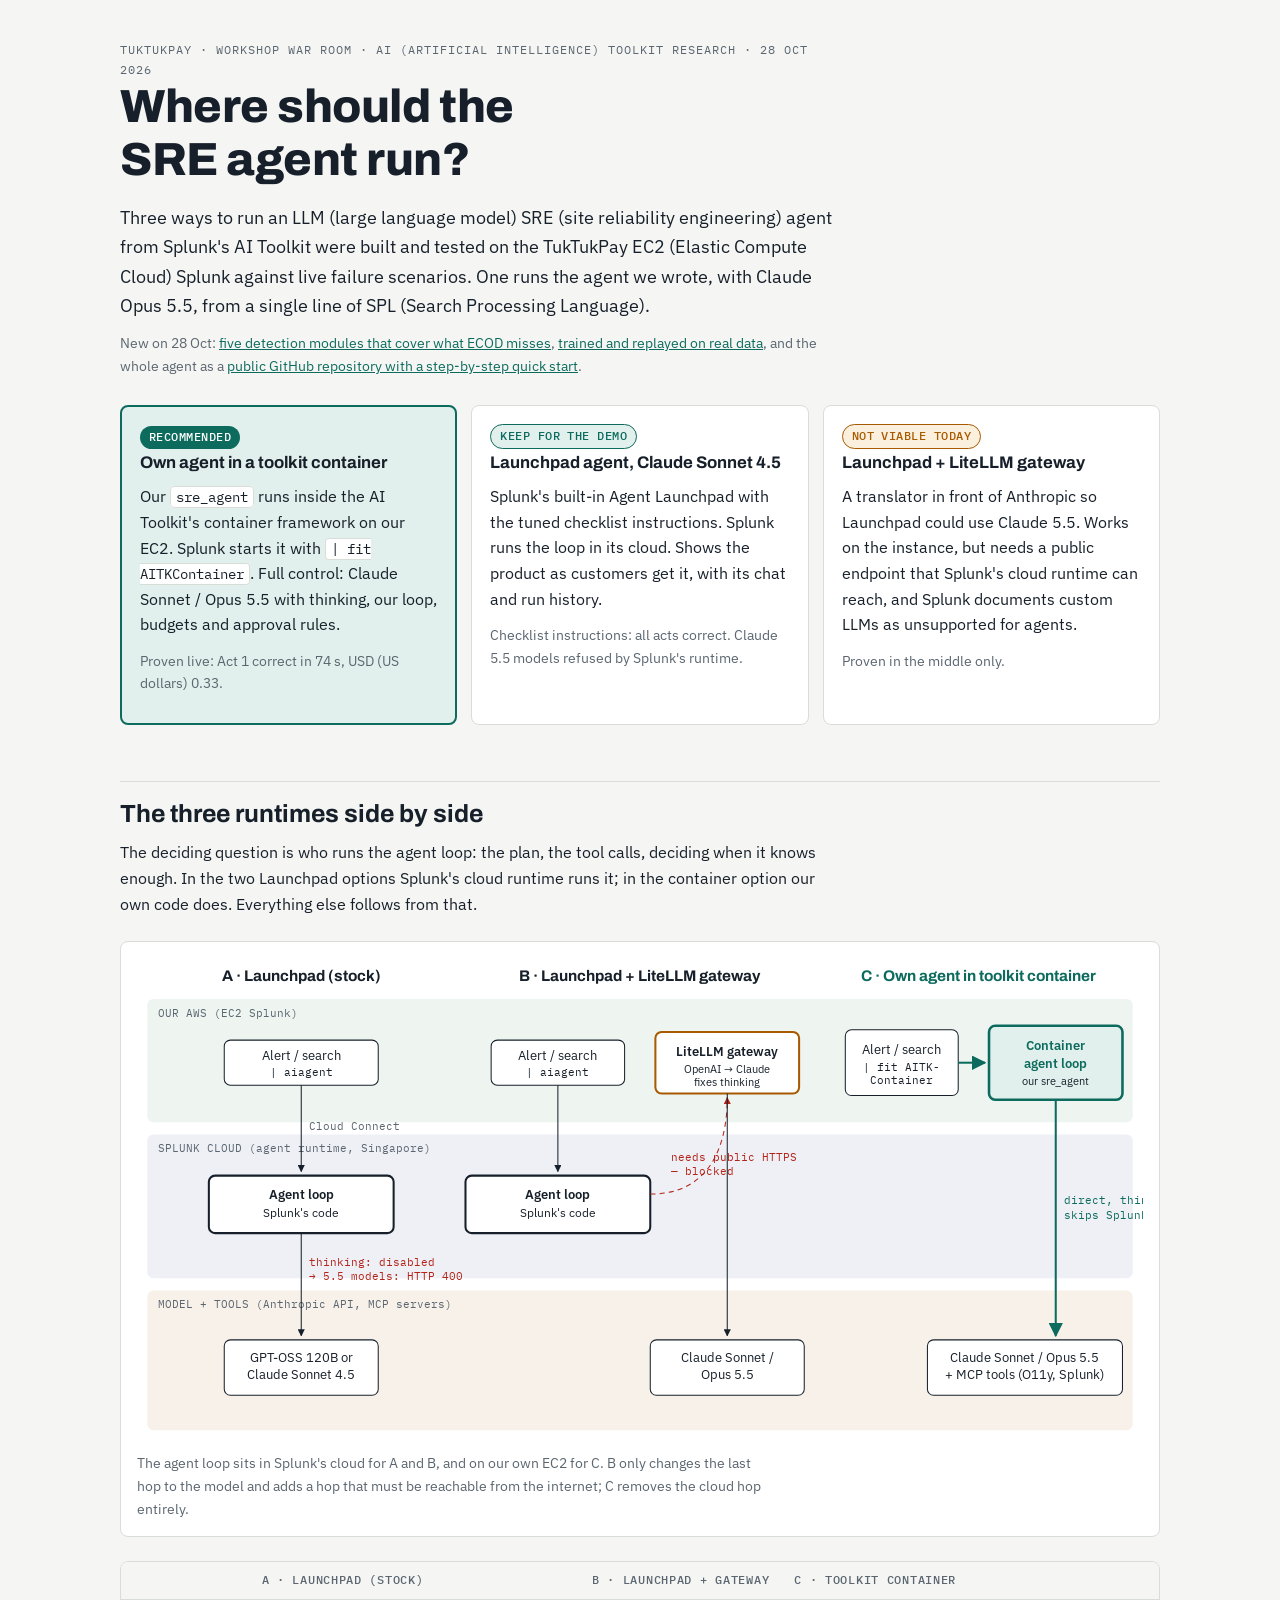
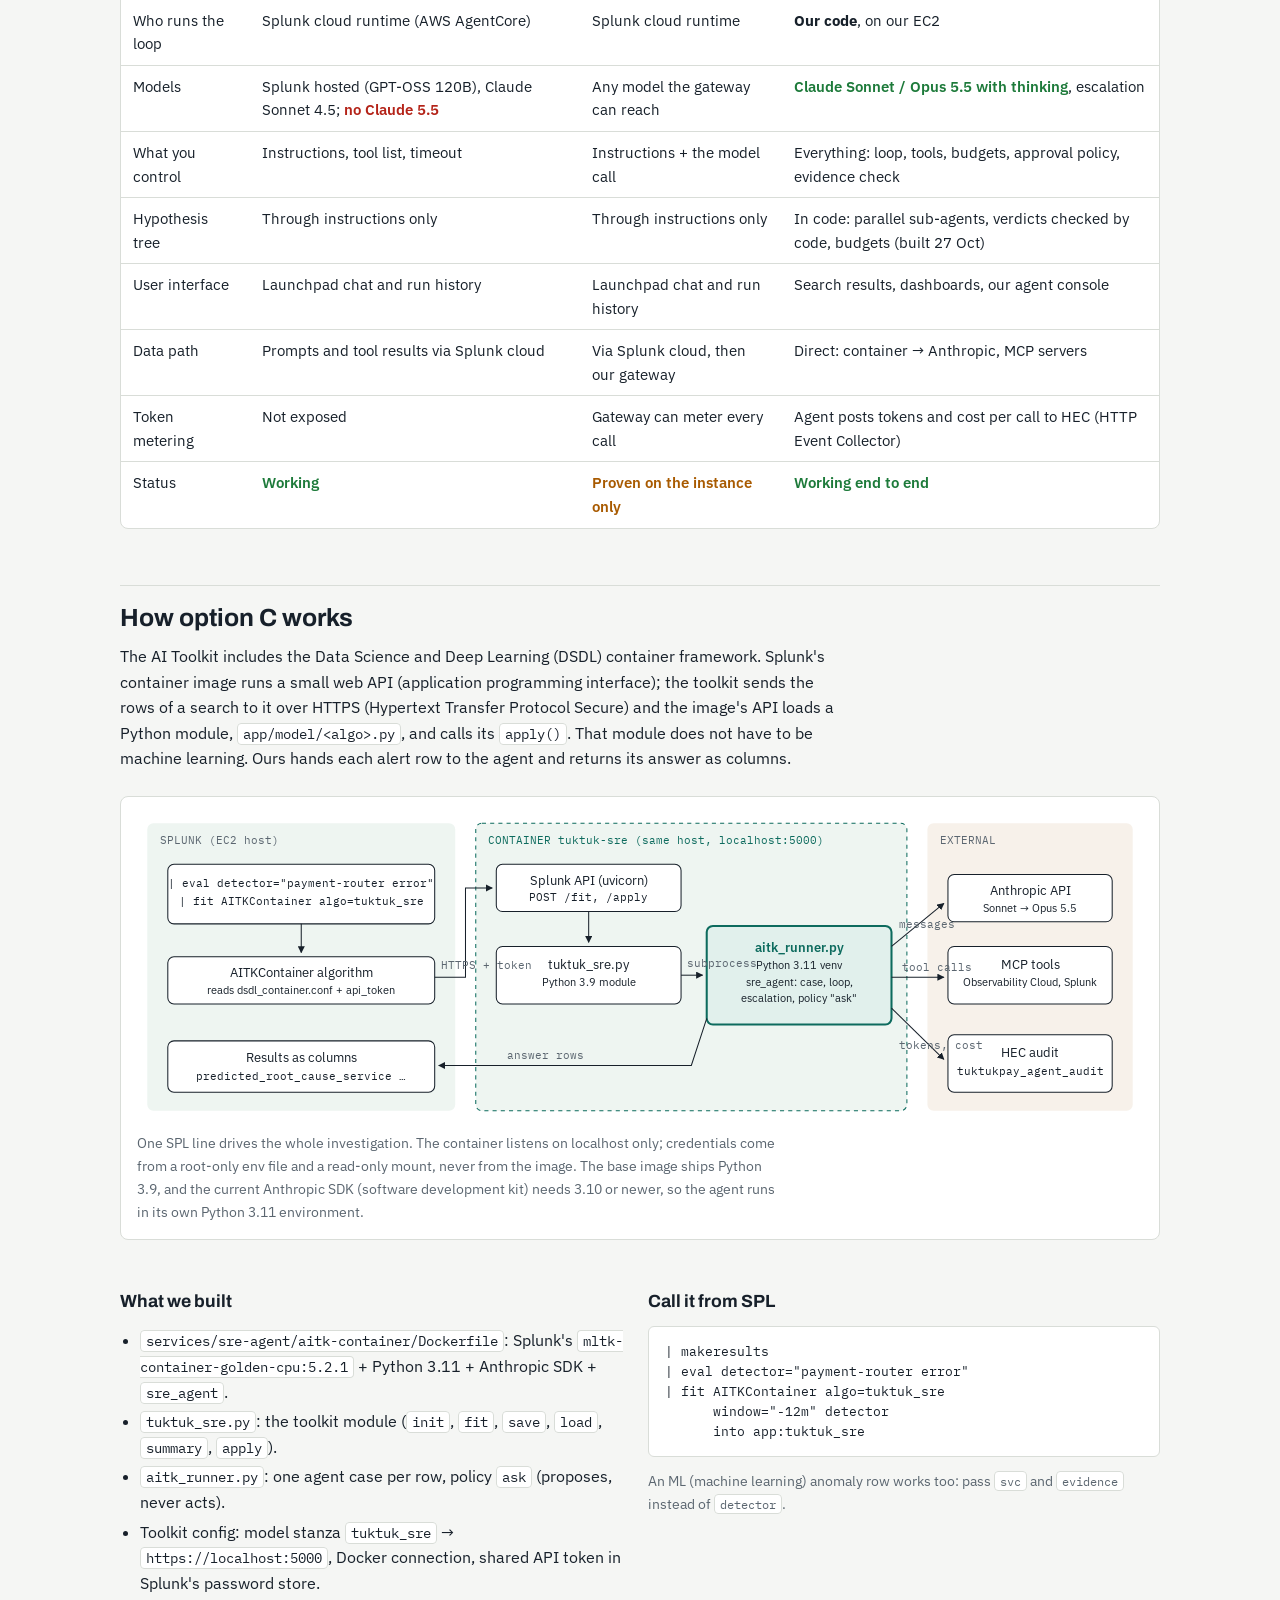
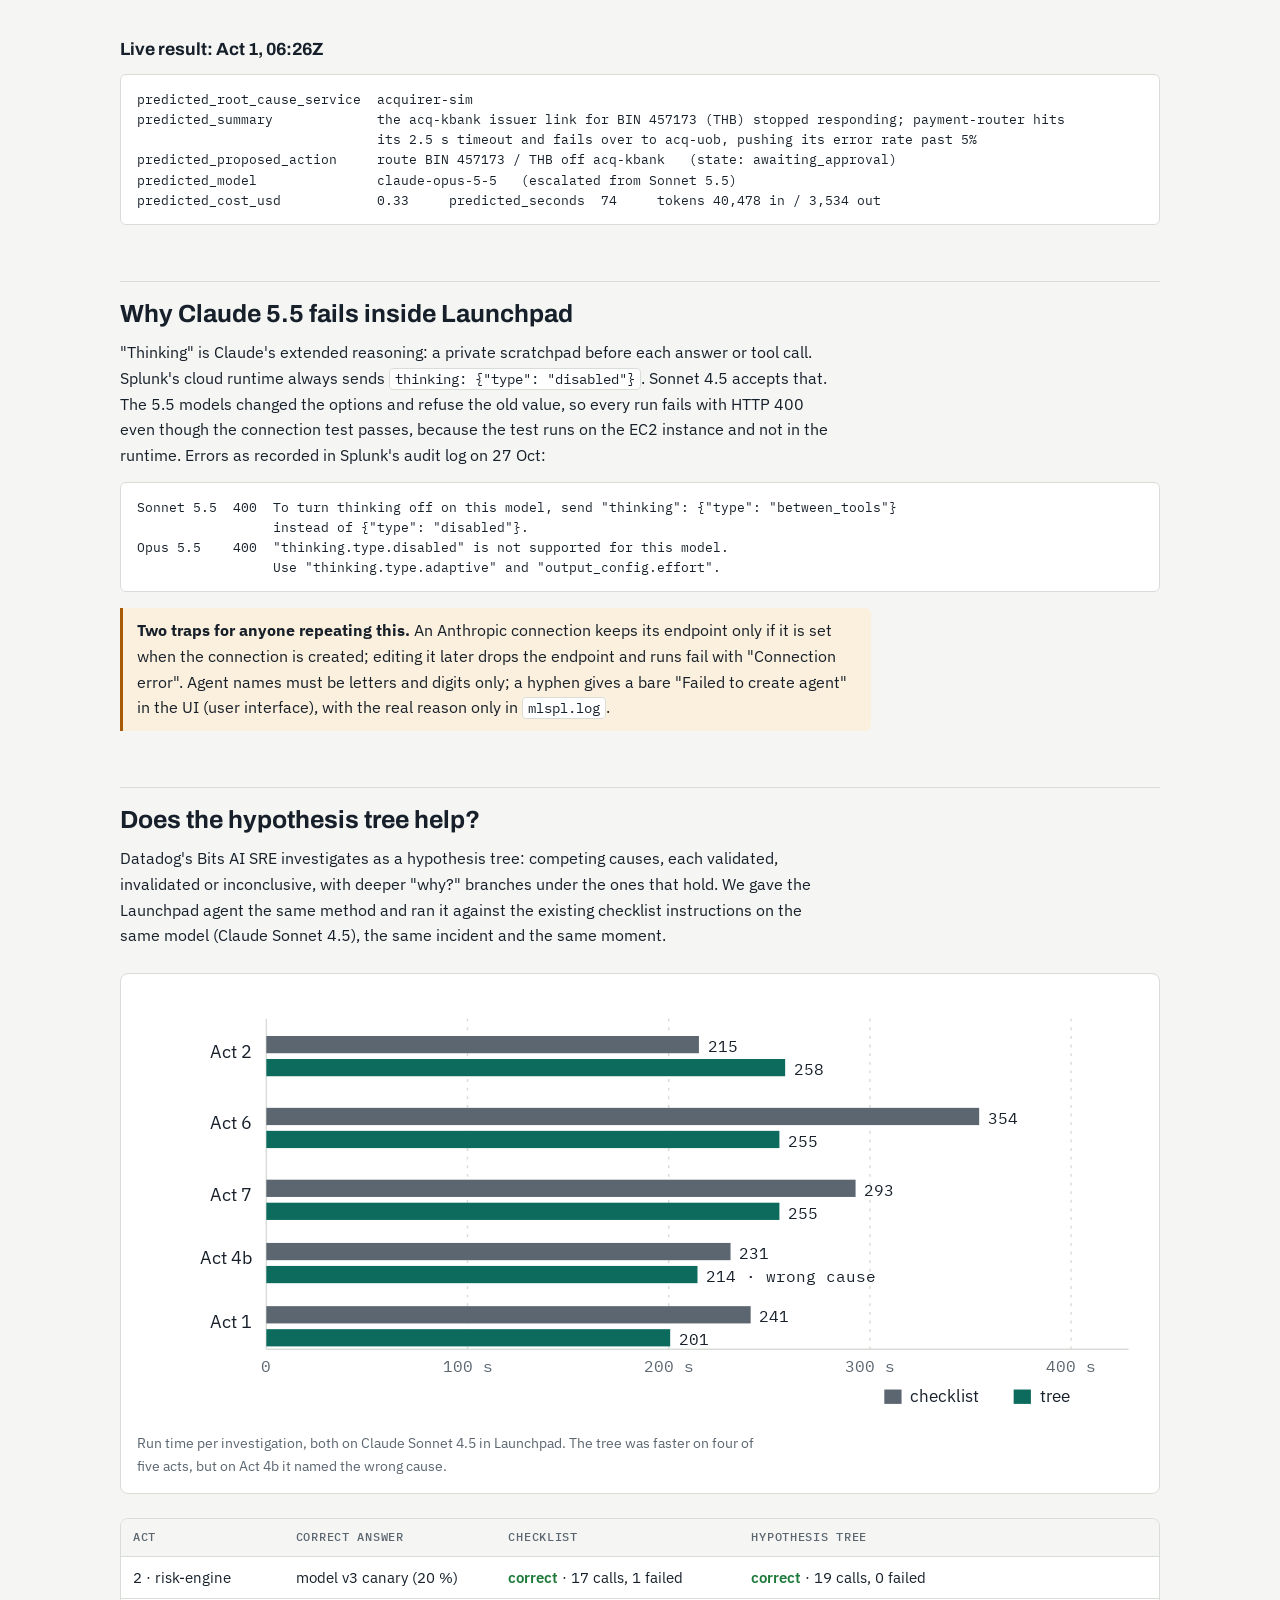
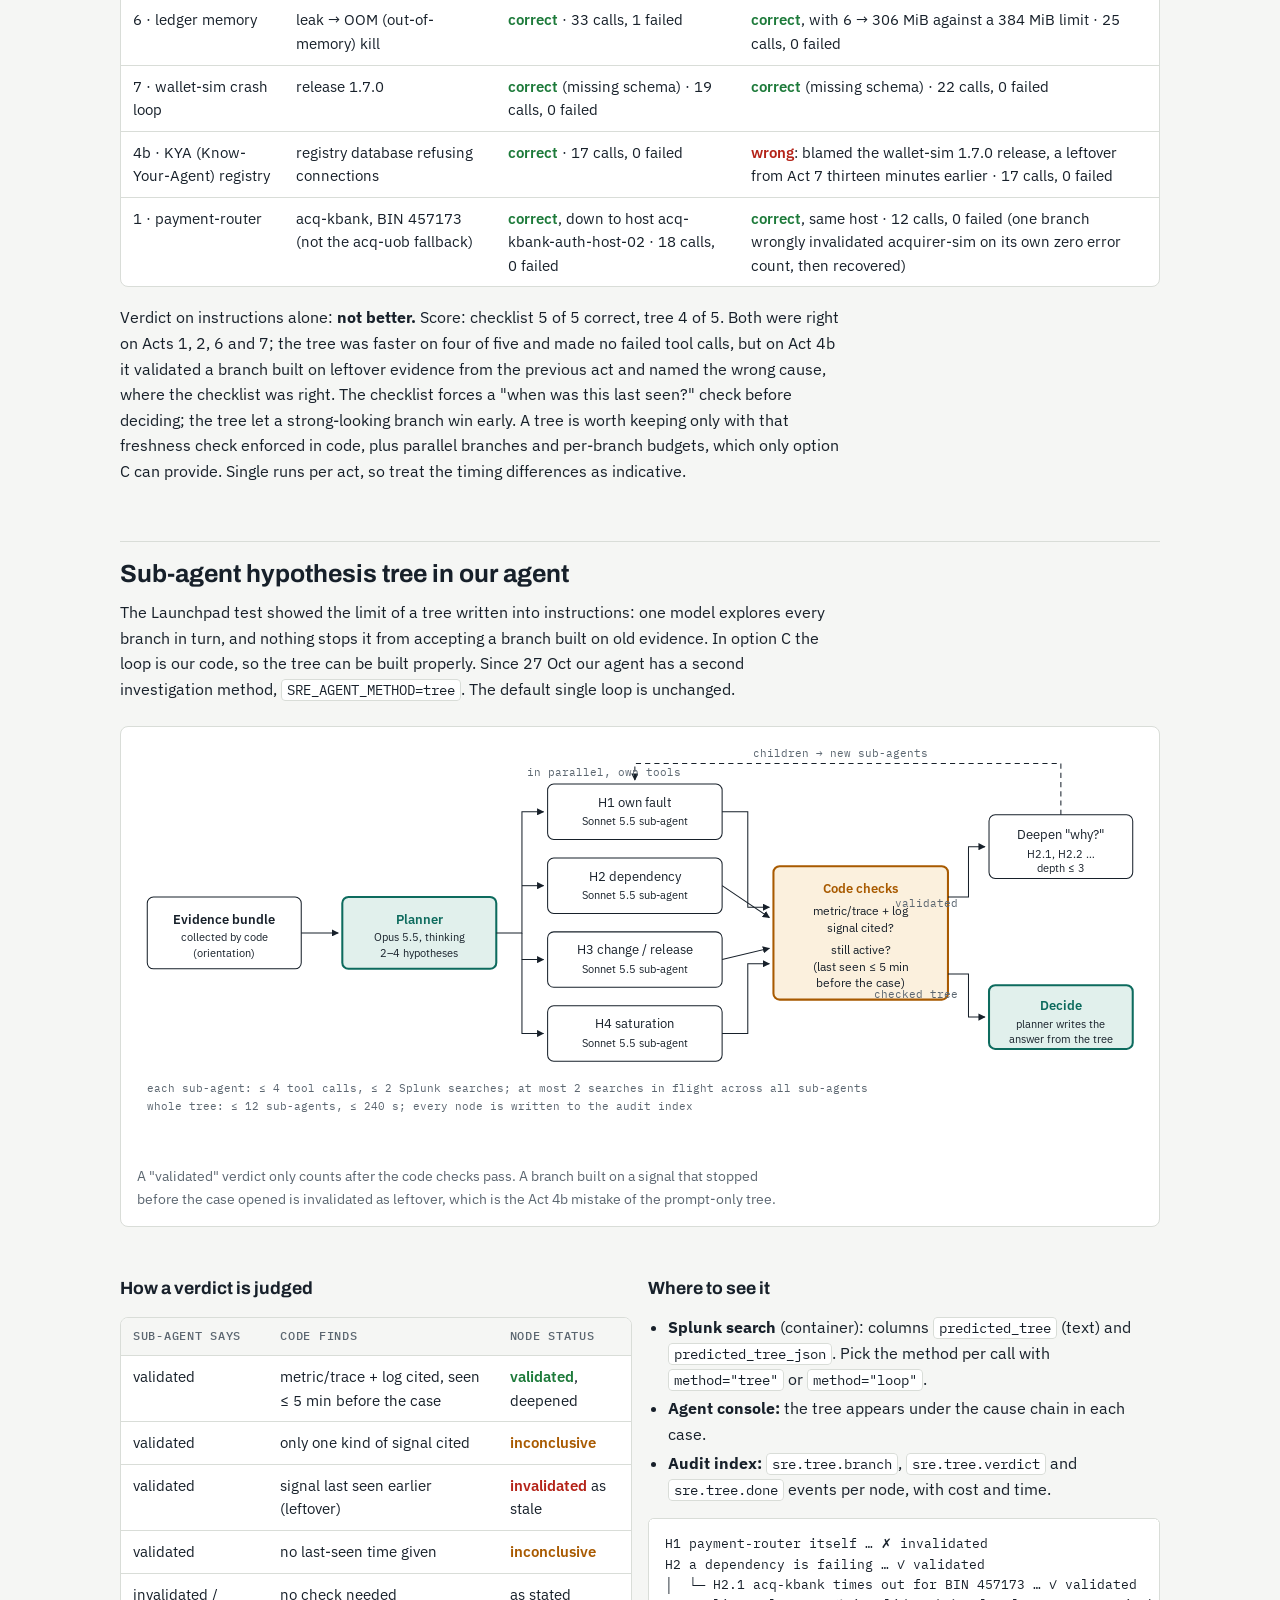
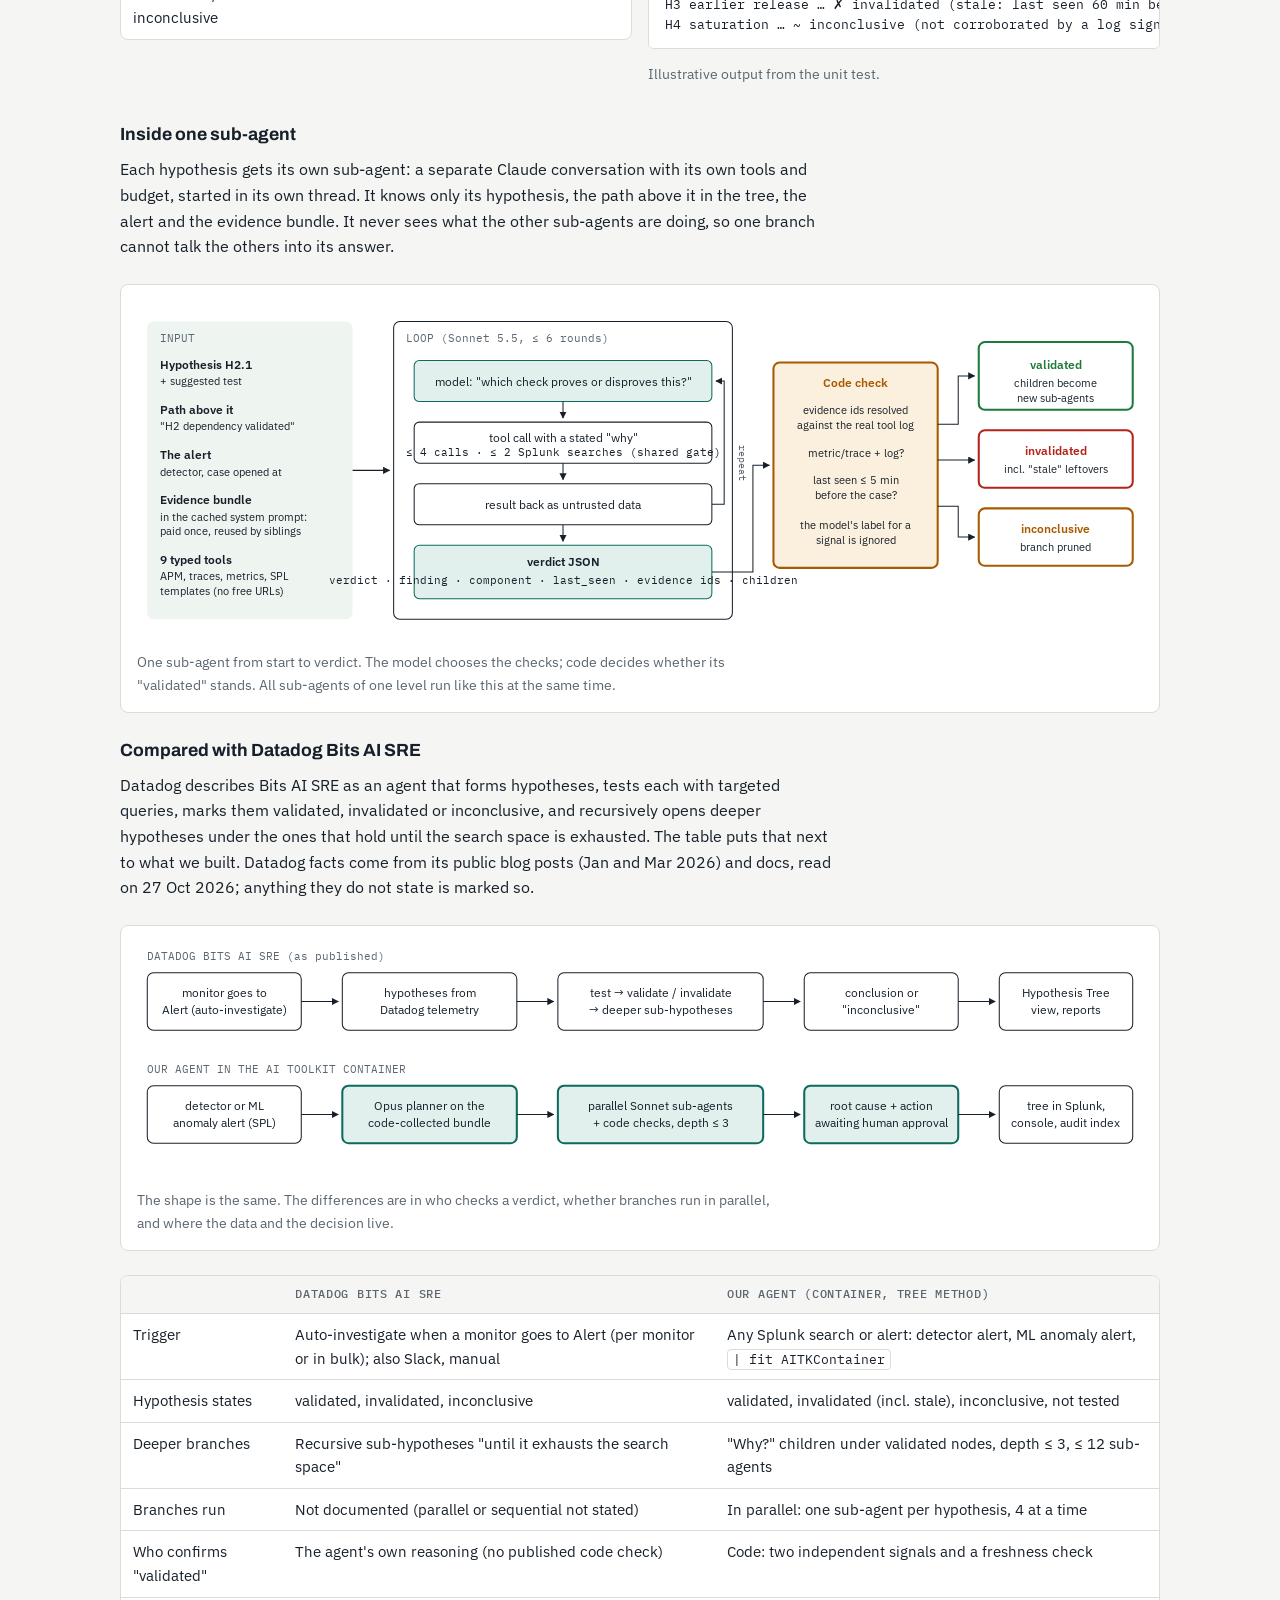
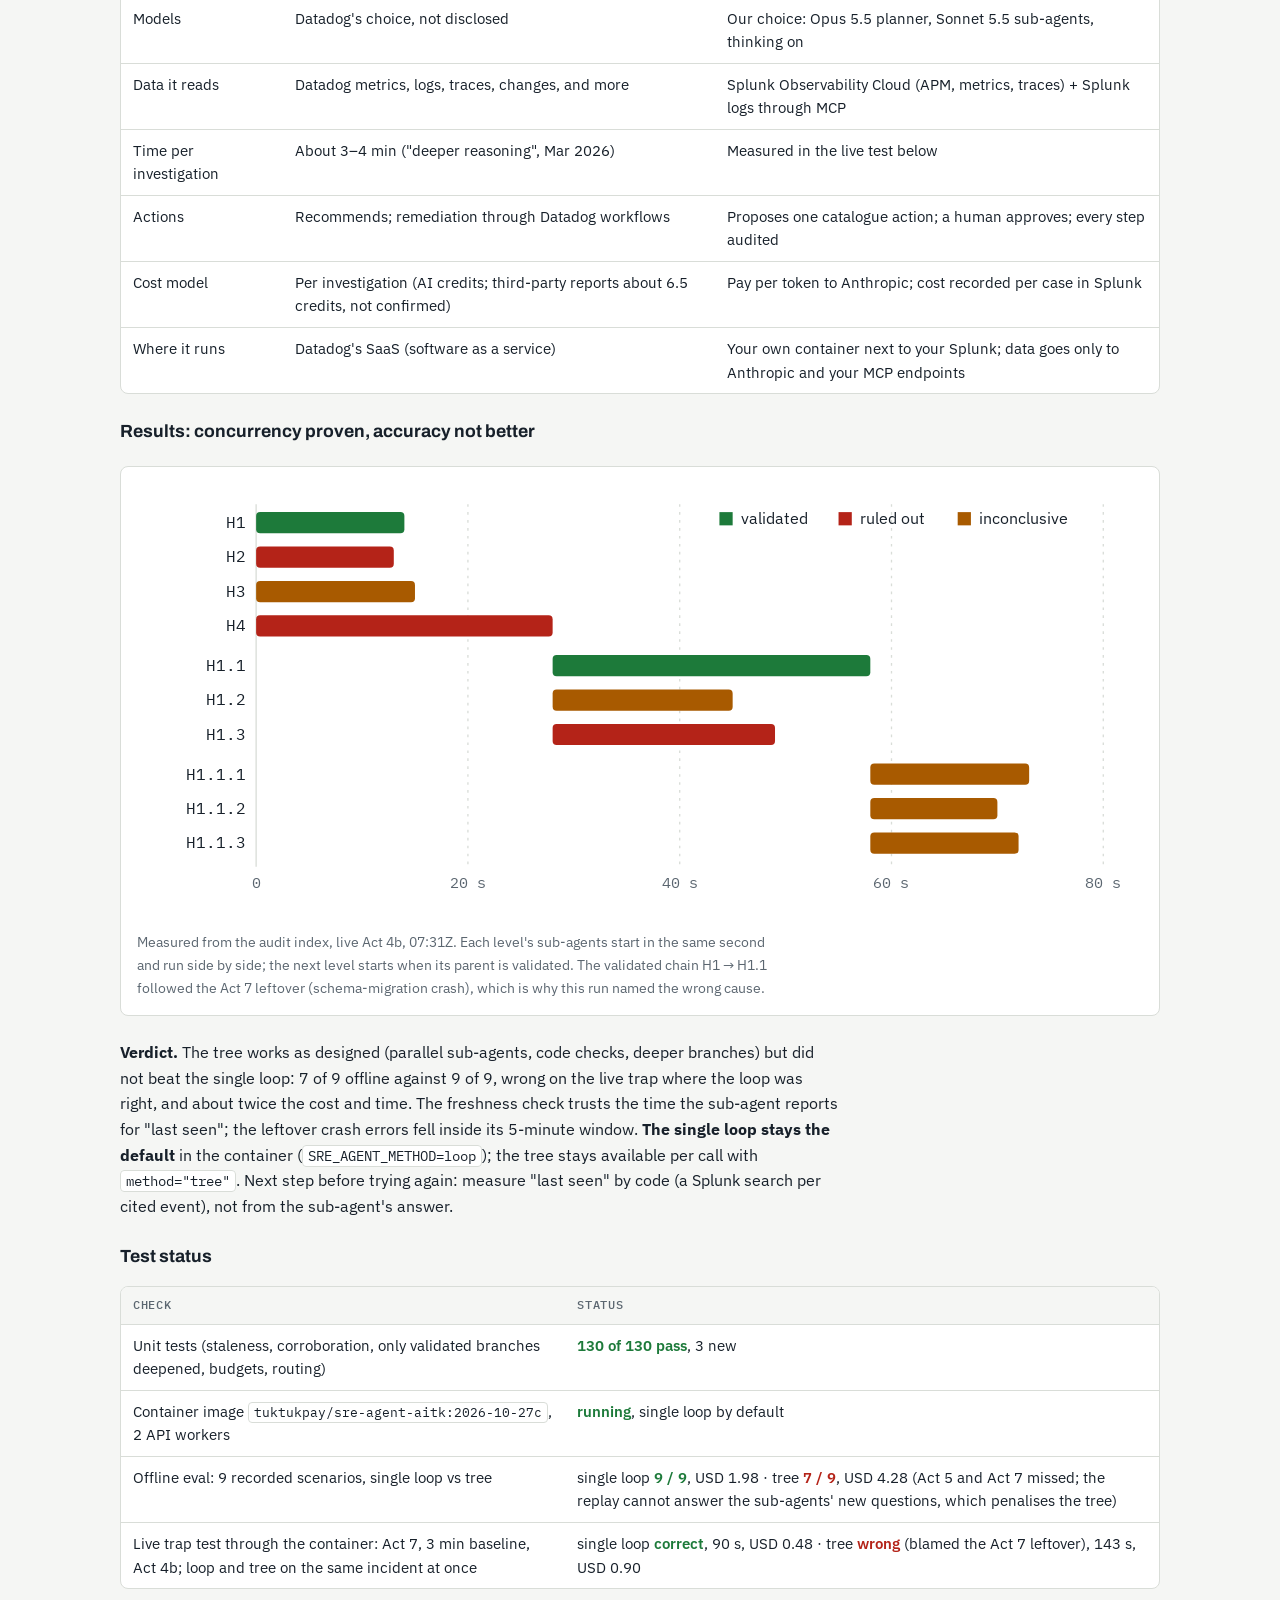
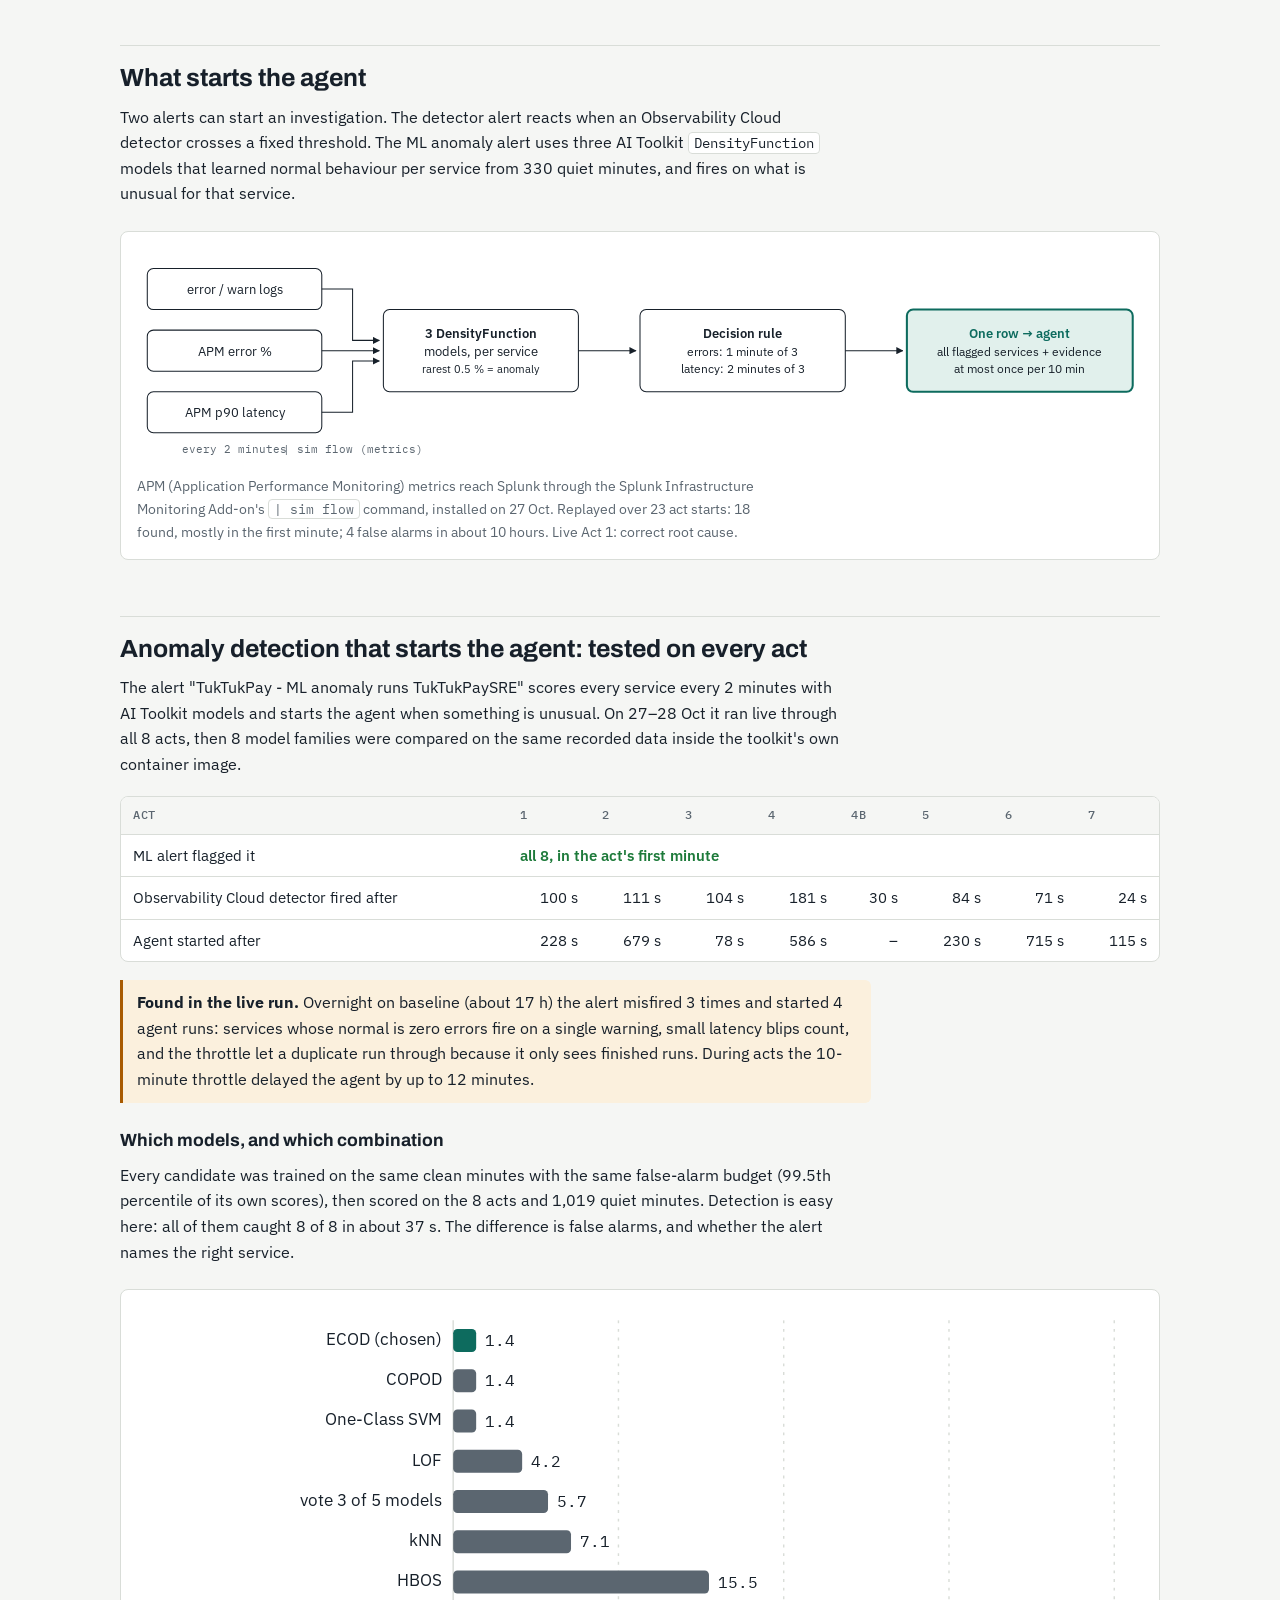
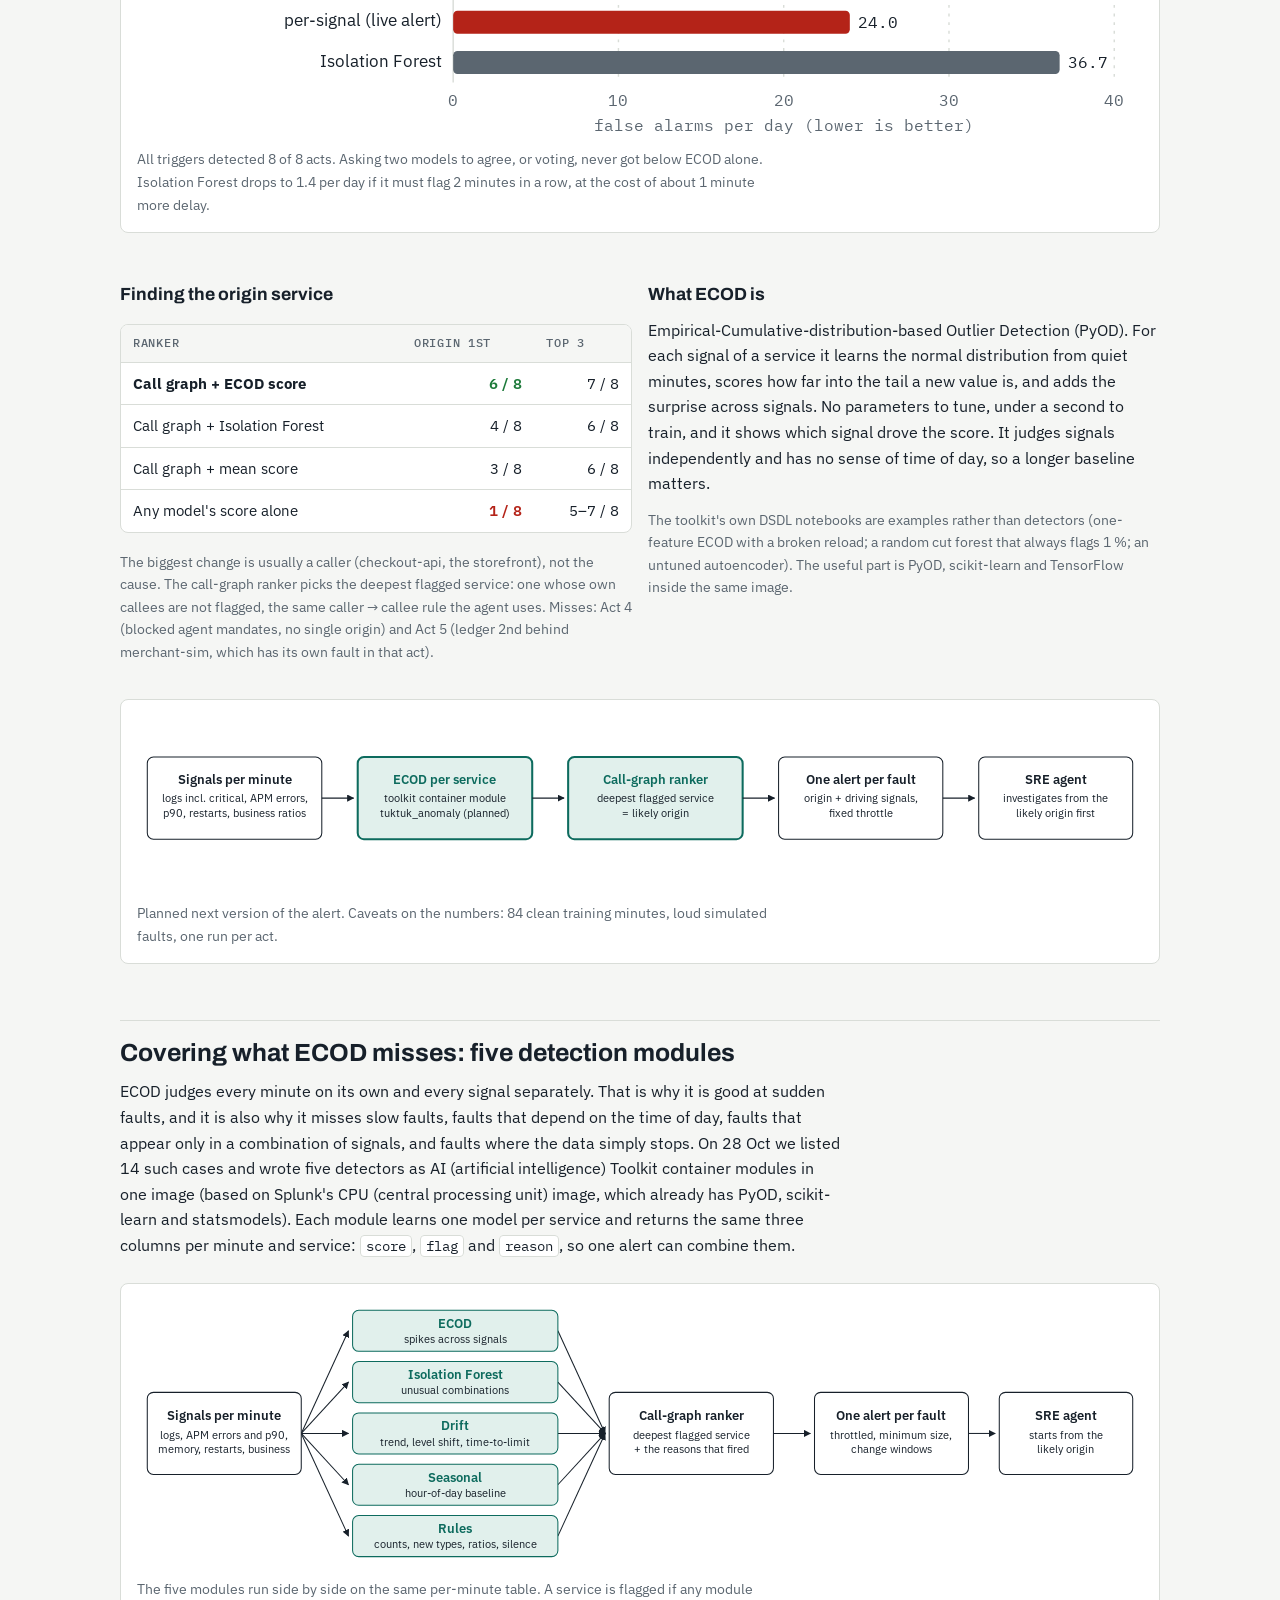
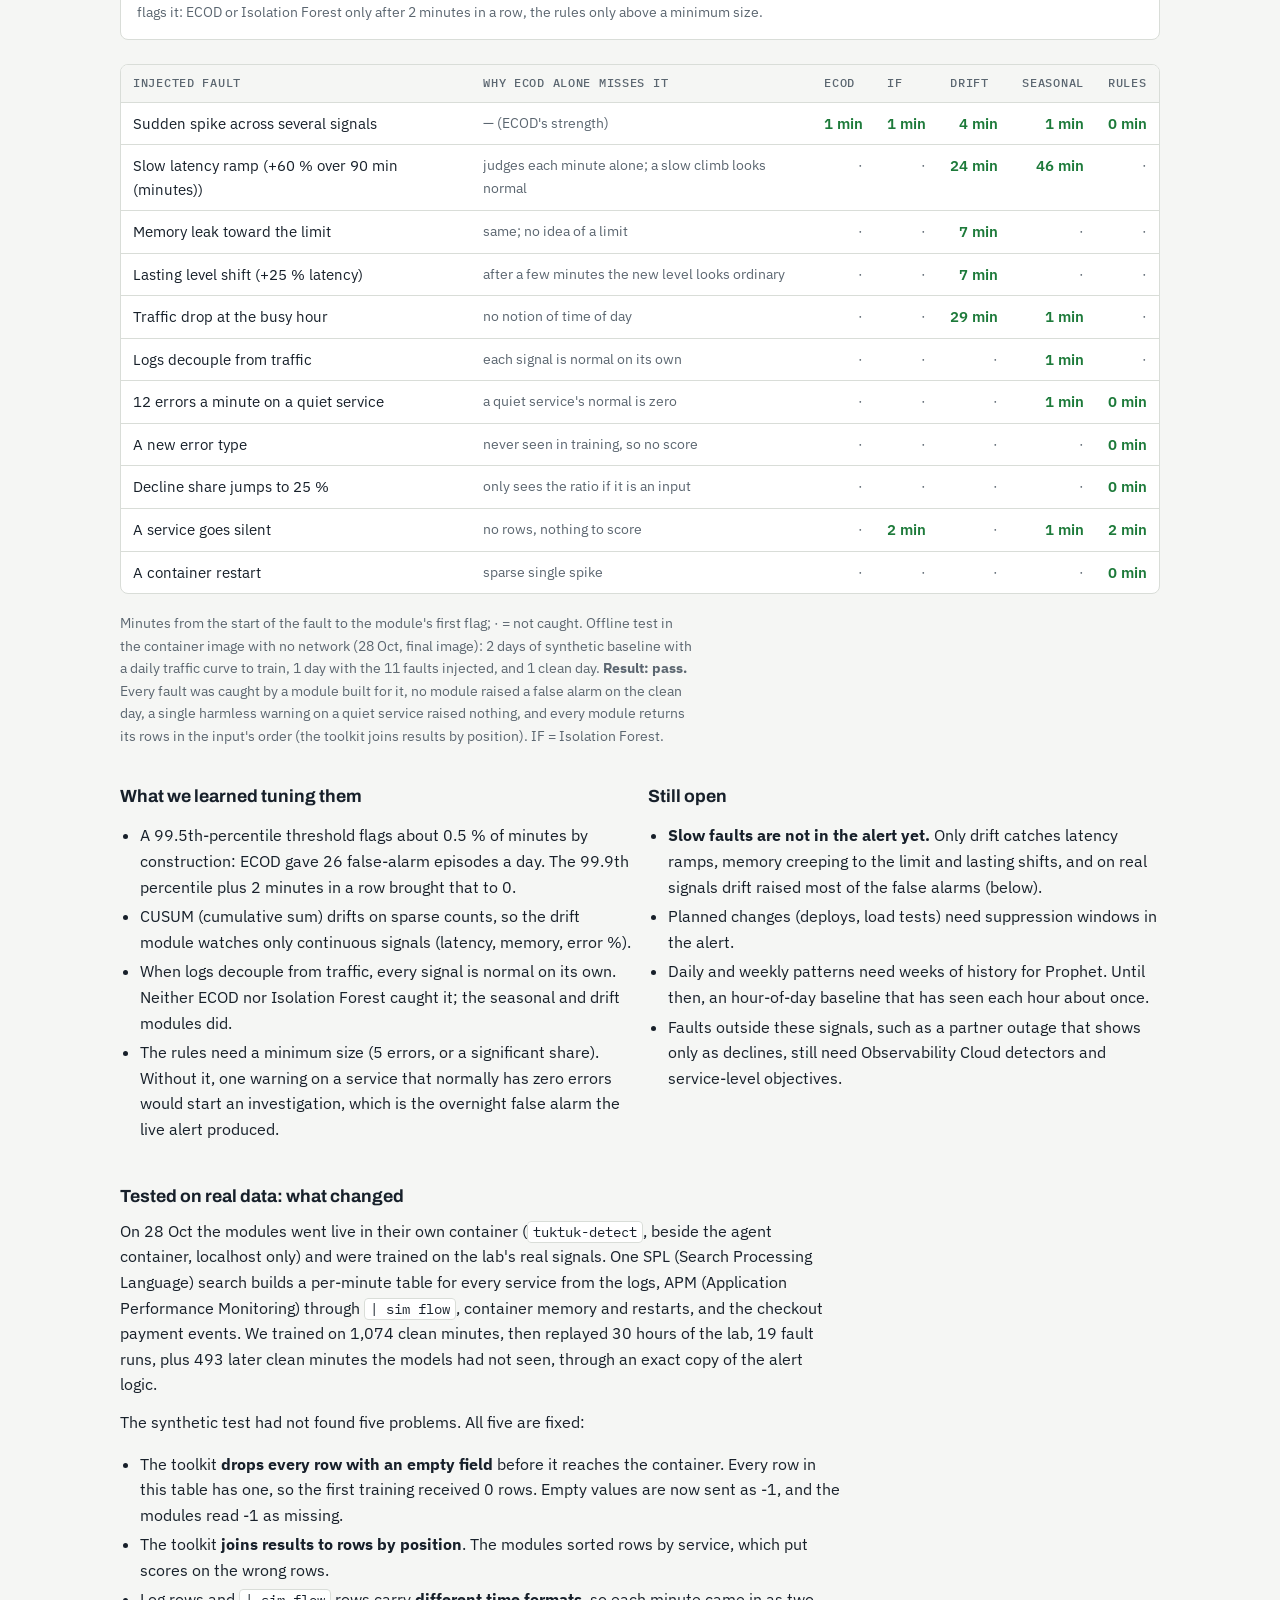
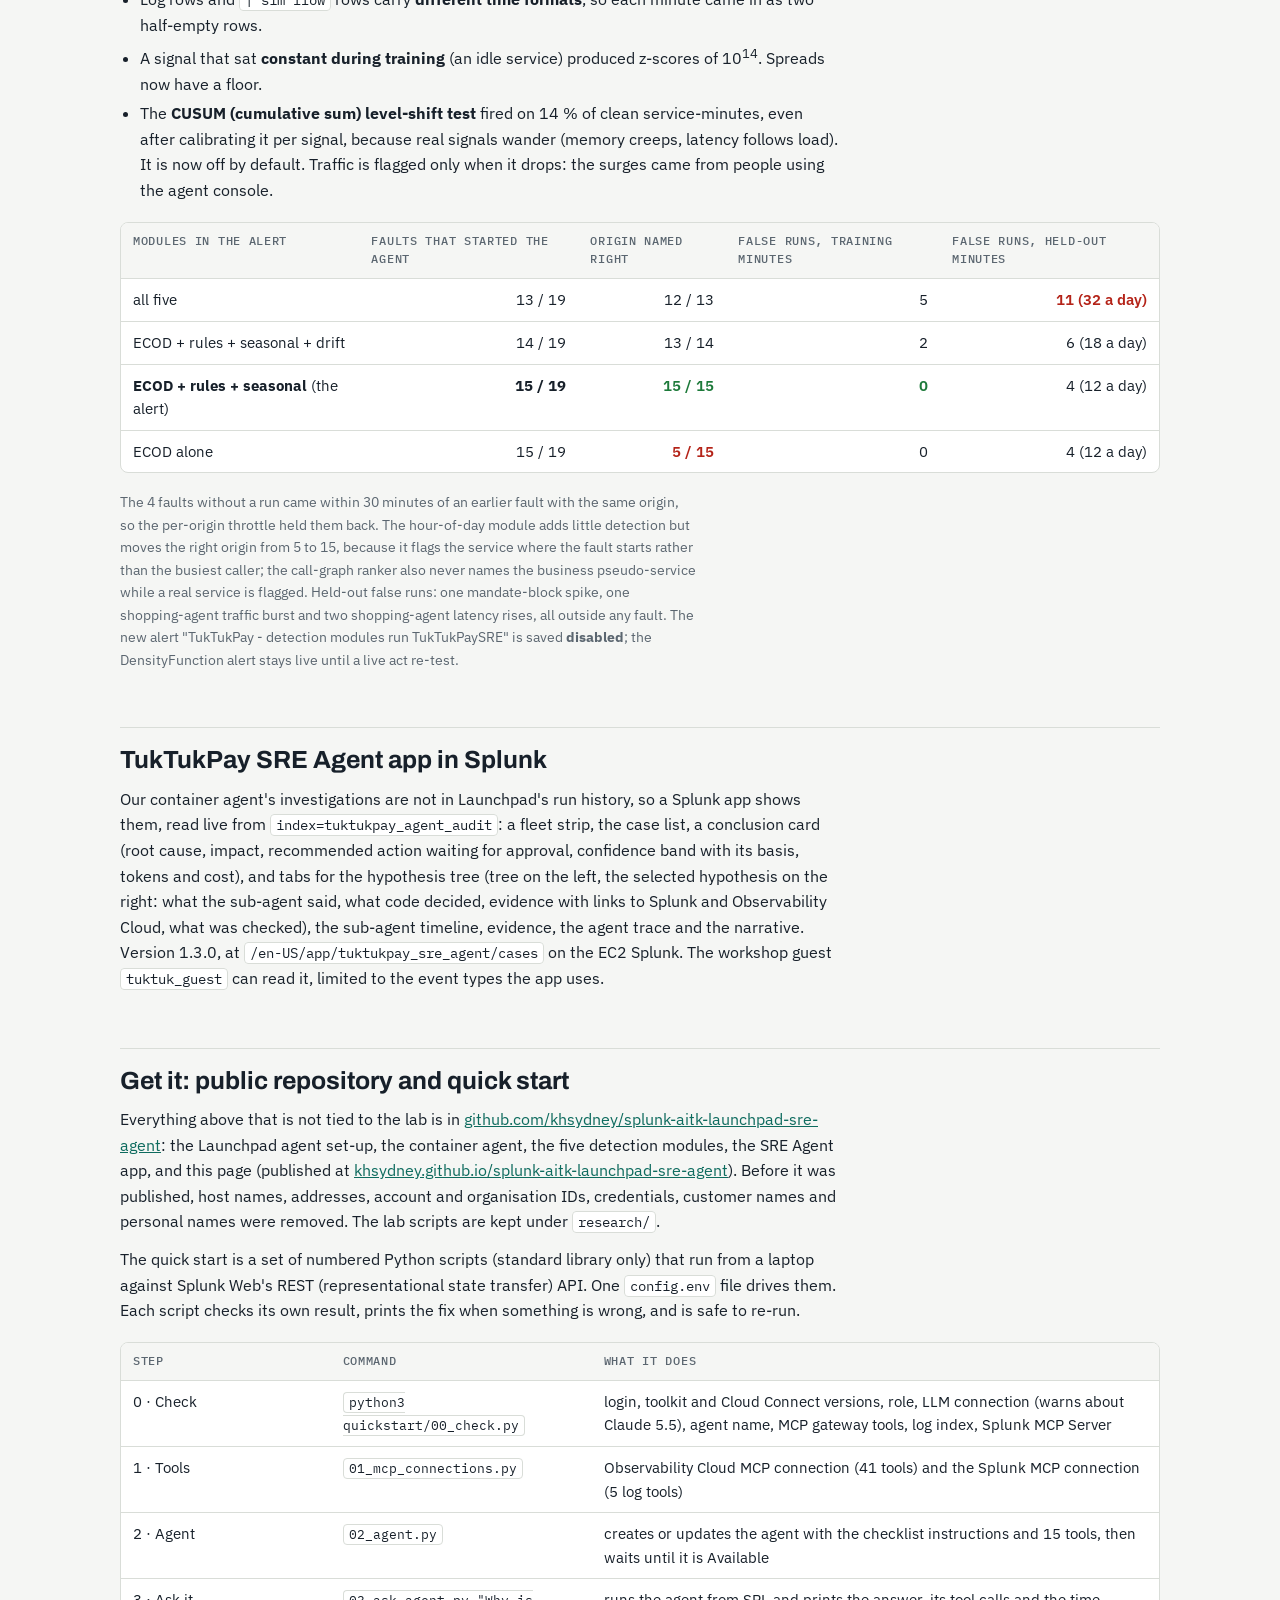
<file: docs/index.html>
<!doctype html>
<html lang="en">
<head>
<meta charset="utf-8">
<meta name="viewport" content="width=device-width, initial-scale=1, viewport-fit=cover">
<meta name="color-scheme" content="light dark">
<meta name="description" content="Splunk AITK Launchpad based SRE Agent: runtimes in Splunk's AI Toolkit, a sub-agent hypothesis tree, anomaly detection tested on every fault with a model bake-off, five detection modules for what ECOD misses, the SRE Agent app and a tested quick start.">
<title>TukTukPay Agent Runtimes</title>
<link rel="preconnect" href="https://fonts.googleapis.com">
<link rel="stylesheet" href="https://fonts.googleapis.com/css2?family=Archivo:wght@500;700;800&family=IBM+Plex+Sans:ital,wght@0,400;0,500;0,600;1,400&family=IBM+Plex+Mono:wght@400;500&display=swap">
<style>
/* Layout: one reading column (~70ch) with wide figures; verdict first, then mechanism, then evidence. */
:root{
  --bg:#f5f6f4; --surface:#ffffff; --fg:#17202a; --muted:#5b6670; --line:#d9ddd8;
  --accent:#0d6b5e; --accent-soft:#e1f0ec; --warn:#a85a00; --warn-soft:#fbf0dd; --bad:#b42318; --bad-soft:#fbe4e1; --good:#1d7a3a;
  --zone-splunk:#eef0f6; --zone-aws:#eef5f1; --zone-ext:#f7f1ea;
  --display:"Archivo", "Helvetica Neue", Arial, sans-serif;
  --body:"IBM Plex Sans", "Segoe UI", Roboto, Arial, sans-serif;
  --mono:"IBM Plex Mono", ui-monospace, Menlo, Consolas, monospace;
}
@media (prefers-color-scheme: dark){:root:not([data-theme="light"]){
  --bg:#12171b; --surface:#1a2126; --fg:#e7ebe9; --muted:#9aa6ad; --line:#2e383f;
  --accent:#4cc2ad; --accent-soft:#16332e; --warn:#f0a948; --warn-soft:#352812; --bad:#f2786b; --bad-soft:#3a1d1a; --good:#6ccf8a;
  --zone-splunk:#1d2330; --zone-aws:#172820; --zone-ext:#2a2219; color-scheme:dark}}
:root[data-theme="dark"]{
  --bg:#12171b; --surface:#1a2126; --fg:#e7ebe9; --muted:#9aa6ad; --line:#2e383f;
  --accent:#4cc2ad; --accent-soft:#16332e; --warn:#f0a948; --warn-soft:#352812; --bad:#f2786b; --bad-soft:#3a1d1a; --good:#6ccf8a;
  --zone-splunk:#1d2330; --zone-aws:#172820; --zone-ext:#2a2219; color-scheme:dark}
body{background:var(--bg);color:var(--fg);font-family:var(--body);font-size:16px;line-height:1.6}
.wrap{max-width:1040px;margin:0 auto;padding-inline:20px;padding-block:40px 80px}
.col{max-width:72ch}
h1,h2,h3{font-family:var(--display);text-wrap:balance;line-height:1.15;margin:0}
h1{font-size:clamp(2rem,4.5vw,2.9rem);font-weight:800;letter-spacing:-.01em}
h2{font-size:1.55rem;font-weight:700;margin-top:56px;padding-top:18px;border-top:1px solid var(--line)}
h3{font-size:1.1rem;font-weight:700;margin-top:28px}
p{margin:12px 0}
.eyebrow{font-family:var(--mono);font-size:.78rem;letter-spacing:.08em;text-transform:uppercase;color:var(--muted)}
.lede{font-size:1.15rem;color:var(--fg);margin-top:16px}
code,.mono{font-family:var(--mono);font-size:.88em}
code{background:var(--surface);border:1px solid var(--line);border-radius:4px;padding:1px 5px;overflow-wrap:anywhere}
pre{font-family:var(--mono);font-size:.84rem;background:var(--surface);border:1px solid var(--line);border-radius:6px;padding:14px 16px;overflow-x:auto;line-height:1.5}
.verdict{display:grid;grid-template-columns:repeat(auto-fit,minmax(250px,1fr));gap:14px;margin-top:28px}
.vcard{background:var(--surface);border:1px solid var(--line);border-radius:8px;padding:16px 18px;min-width:0}
.vcard.best{border:2px solid var(--accent);background:var(--accent-soft)}
.vcard h3{margin:4px 0 6px;font-size:1.05rem}
.pill{display:inline-block;font-family:var(--mono);font-size:.72rem;letter-spacing:.04em;text-transform:uppercase;border-radius:999px;padding:2px 9px;font-weight:500}
.p-best{background:var(--accent);color:var(--surface)}
.p-ok{background:var(--accent-soft);color:var(--accent);border:1px solid var(--accent)}
.p-warn{background:var(--warn-soft);color:var(--warn);border:1px solid var(--warn)}
.p-bad{background:var(--bad-soft);color:var(--bad);border:1px solid var(--bad)}
figure{margin:24px 0;background:var(--surface);border:1px solid var(--line);border-radius:8px;padding:16px;min-width:0}
figure .scroll{overflow-x:auto}
figure svg{display:block;max-width:100%;height:auto;color:var(--fg)}
figcaption{font-size:.9rem;color:var(--muted);margin-top:10px;max-width:80ch}
.tbl{overflow-x:auto;margin:18px 0;background:var(--surface);border:1px solid var(--line);border-radius:8px}
table{border-collapse:collapse;width:100%;font-size:.92rem;font-variant-numeric:tabular-nums}
th,td{padding:9px 12px;text-align:left;vertical-align:top;border-bottom:1px solid var(--line)}
th{font-family:var(--mono);font-size:.74rem;letter-spacing:.06em;text-transform:uppercase;color:var(--muted);font-weight:500;background:var(--bg)}
tr:last-child td{border-bottom:0}
td.num{text-align:right;white-space:nowrap}
.yes{color:var(--good);font-weight:600}.no{color:var(--bad);font-weight:600}.part{color:var(--warn);font-weight:600}
.two{display:grid;grid-template-columns:repeat(auto-fit,minmax(300px,1fr));gap:16px}
.two>*{min-width:0}
.note{border-left:3px solid var(--warn);background:var(--warn-soft);padding:10px 14px;border-radius:0 6px 6px 0;margin:16px 0}
ul{padding-left:20px}li{margin:4px 0}
.small{font-size:.88rem;color:var(--muted)}
.glossary{display:grid;grid-template-columns:minmax(90px,max-content) 1fr;gap:4px 16px;font-size:.92rem}
.glossary dt{font-family:var(--mono);font-weight:500}
.glossary dd{margin:0;color:var(--muted)}
a{color:var(--accent)}
@media (max-width:520px){.wrap{padding-inline:16px}h2{margin-top:40px}}
</style>
<style>html,body{margin:0} img{max-width:100%} [hidden]{display:none!important}</style>
</head>
<body>
<div class="wrap">
<header class="col">
  <div class="eyebrow">TukTukPay · workshop war room · AI (artificial intelligence) Toolkit research · 28 Oct 2026</div>
  <h1>Where should the SRE agent run?</h1>
  <p class="lede">Three ways to run an LLM (large language model) SRE (site reliability engineering) agent from Splunk's AI Toolkit were built and tested on the TukTukPay EC2 (Elastic Compute Cloud) Splunk against live failure scenarios. One runs the agent we wrote, with Claude Opus 5.5, from a single line of SPL (Search Processing Language).</p>
  <p class="small">New on 28 Oct: <a href="#coverage">five detection modules that cover what ECOD misses</a>, <a href="#real-data">trained and replayed on real data</a>, and the whole agent as a <a href="#get-it">public GitHub repository with a step-by-step quick start</a>.</p>
</header>

<section>
  <div class="verdict">
    <div class="vcard best">
      <span class="pill p-best">Recommended</span>
      <h3>Own agent in a toolkit container</h3>
      <p>Our <code>sre_agent</code> runs inside the AI Toolkit's container framework on our EC2. Splunk starts it with <code>| fit AITKContainer</code>. Full control: Claude Sonnet / Opus 5.5 with thinking, our loop, budgets and approval rules.</p>
      <p class="small">Proven live: Act 1 correct in 74 s, USD (US dollars) 0.33.</p>
    </div>
    <div class="vcard">
      <span class="pill p-ok">Keep for the demo</span>
      <h3>Launchpad agent, Claude Sonnet 4.5</h3>
      <p>Splunk's built-in Agent Launchpad with the tuned checklist instructions. Splunk runs the loop in its cloud. Shows the product as customers get it, with its chat and run history.</p>
      <p class="small">Checklist instructions: all acts correct. Claude 5.5 models refused by Splunk's runtime.</p>
    </div>
    <div class="vcard">
      <span class="pill p-warn">Not viable today</span>
      <h3>Launchpad + LiteLLM gateway</h3>
      <p>A translator in front of Anthropic so Launchpad could use Claude 5.5. Works on the instance, but needs a public endpoint that Splunk's cloud runtime can reach, and Splunk documents custom LLMs as unsupported for agents.</p>
      <p class="small">Proven in the middle only.</p>
    </div>
  </div>
</section>

<h2>The three runtimes side by side</h2>
<div class="col"><p>The deciding question is who runs the agent loop: the plan, the tool calls, deciding when it knows enough. In the two Launchpad options Splunk's cloud runtime runs it; in the container option our own code does. Everything else follows from that.</p></div>

<figure>
  <div class="scroll">
  <svg viewBox="0 0 980 470" role="img" aria-label="Three runtime options. Option A and B run the agent loop in Splunk's cloud runtime, option B adds a gateway on our EC2 between the runtime and Anthropic. Option C runs the loop in a container on our EC2 next to Splunk.">
    <defs>
      <marker id="ar" viewBox="0 0 10 10" refX="9" refY="5" markerWidth="7" markerHeight="7" orient="auto-start-reverse"><path d="M0,0 L10,5 L0,10 z" fill="currentColor"/></marker>
      <marker id="arA" viewBox="0 0 10 10" refX="9" refY="5" markerWidth="7" markerHeight="7" orient="auto-start-reverse"><path d="M0,0 L10,5 L0,10 z" fill="var(--accent)"/></marker>
      <marker id="arB" viewBox="0 0 10 10" refX="9" refY="5" markerWidth="7" markerHeight="7" orient="auto-start-reverse"><path d="M0,0 L10,5 L0,10 z" fill="var(--bad)"/></marker>
    </defs>
    <!-- column titles -->
    <text x="160" y="22" text-anchor="middle" font-family="var(--display)" font-weight="700" font-size="15" fill="currentColor">A · Launchpad (stock)</text>
    <text x="490" y="22" text-anchor="middle" font-family="var(--display)" font-weight="700" font-size="15" fill="currentColor">B · Launchpad + LiteLLM gateway</text>
    <text x="820" y="22" text-anchor="middle" font-family="var(--display)" font-weight="700" font-size="15" fill="var(--accent)">C · Own agent in toolkit container</text>

    <!-- zones: rows -->
    <g font-family="var(--mono)" font-size="11" fill="var(--muted)">
      <rect x="10" y="40" width="960" height="120" rx="6" fill="var(--zone-aws)"/>
      <text x="20" y="57">OUR AWS (EC2 Splunk)</text>
      <rect x="10" y="172" width="960" height="140" rx="6" fill="var(--zone-splunk)"/>
      <text x="20" y="189">SPLUNK CLOUD (agent runtime, Singapore)</text>
      <rect x="10" y="324" width="960" height="136" rx="6" fill="var(--zone-ext)"/>
      <text x="20" y="341">MODEL + TOOLS (Anthropic API, MCP servers)</text>
    </g>

    <!-- A -->
    <g font-family="var(--body)" font-size="12.5" fill="currentColor" text-anchor="middle">
      <rect x="85" y="80" width="150" height="44" rx="6" fill="var(--surface)" stroke="currentColor"/>
      <text x="160" y="99">Alert / search</text><text x="160" y="115" font-family="var(--mono)" font-size="11">| aiagent</text>
      <rect x="70" y="212" width="180" height="56" rx="6" fill="var(--surface)" stroke="currentColor" stroke-width="2"/>
      <text x="160" y="235" font-weight="600">Agent loop</text><text x="160" y="252" font-size="11.5">Splunk's code</text>
      <rect x="85" y="372" width="150" height="54" rx="6" fill="var(--surface)" stroke="currentColor"/>
      <text x="160" y="394">GPT-OSS 120B or</text><text x="160" y="410">Claude Sonnet 4.5</text>
    </g>
    <line x1="160" y1="124" x2="160" y2="208" stroke="currentColor" marker-end="url(#ar)"/>
    <text x="168" y="168" font-family="var(--mono)" font-size="10.5" fill="var(--muted)">Cloud Connect</text>
    <line x1="160" y1="268" x2="160" y2="368" stroke="currentColor" marker-end="url(#ar)"/>
    <text x="168" y="300" font-family="var(--mono)" font-size="10.5" fill="var(--bad)">thinking: disabled</text>
    <text x="168" y="314" font-family="var(--mono)" font-size="10.5" fill="var(--bad)">→ 5.5 models: HTTP 400</text>

    <!-- B -->
    <g font-family="var(--body)" font-size="12.5" fill="currentColor" text-anchor="middle">
      <rect x="345" y="80" width="130" height="44" rx="6" fill="var(--surface)" stroke="currentColor"/>
      <text x="410" y="99">Alert / search</text><text x="410" y="115" font-family="var(--mono)" font-size="11">| aiagent</text>
      <rect x="505" y="72" width="140" height="60" rx="6" fill="var(--surface)" stroke="var(--warn)" stroke-width="2"/>
      <text x="575" y="95" font-weight="600">LiteLLM gateway</text><text x="575" y="112" font-size="11">OpenAI → Claude</text><text x="575" y="125" font-size="11">fixes thinking</text>
      <rect x="320" y="212" width="180" height="56" rx="6" fill="var(--surface)" stroke="currentColor" stroke-width="2"/>
      <text x="410" y="235" font-weight="600">Agent loop</text><text x="410" y="252" font-size="11.5">Splunk's code</text>
      <rect x="500" y="372" width="150" height="54" rx="6" fill="var(--surface)" stroke="currentColor"/>
      <text x="575" y="394">Claude Sonnet /</text><text x="575" y="410">Opus 5.5</text>
    </g>
    <line x1="410" y1="124" x2="410" y2="208" stroke="currentColor" marker-end="url(#ar)"/>
    <path d="M500 230 C 560 230, 575 180, 575 136" fill="none" stroke="var(--bad)" stroke-dasharray="5 4" marker-end="url(#arB)"/>
    <text x="520" y="198" font-family="var(--mono)" font-size="10.5" fill="var(--bad)">needs public HTTPS</text>
    <text x="520" y="211" font-family="var(--mono)" font-size="10.5" fill="var(--bad)">— blocked</text>
    <line x1="575" y1="132" x2="575" y2="368" stroke="currentColor" marker-end="url(#ar)"/>

    <!-- C -->
    <g font-family="var(--body)" font-size="12.5" fill="currentColor" text-anchor="middle">
      <rect x="690" y="70" width="110" height="64" rx="6" fill="var(--surface)" stroke="currentColor"/>
      <text x="745" y="94">Alert / search</text><text x="745" y="110" font-family="var(--mono)" font-size="10.5">| fit AITK-</text><text x="745" y="123" font-family="var(--mono)" font-size="10.5">Container</text>
      <rect x="830" y="66" width="130" height="72" rx="6" fill="var(--accent-soft)" stroke="var(--accent)" stroke-width="2.5"/>
      <text x="895" y="90" font-weight="600" fill="var(--accent)">Container</text><text x="895" y="107" font-weight="600" fill="var(--accent)">agent loop</text><text x="895" y="124" font-size="11">our sre_agent</text>
      <rect x="770" y="372" width="190" height="54" rx="6" fill="var(--surface)" stroke="currentColor"/>
      <text x="865" y="394">Claude Sonnet / Opus 5.5</text><text x="865" y="410">+ MCP tools (O11y, Splunk)</text>
    </g>
    <line x1="800" y1="102" x2="826" y2="102" stroke="var(--accent)" stroke-width="2" marker-end="url(#arA)"/>
    <line x1="895" y1="138" x2="895" y2="368" stroke="var(--accent)" stroke-width="2" marker-end="url(#arA)"/>
    <text x="903" y="240" font-family="var(--mono)" font-size="10.5" fill="var(--accent)">direct, thinking on</text>
    <text x="903" y="254" font-family="var(--mono)" font-size="10.5" fill="var(--accent)">skips Splunk cloud</text>
  </svg>
  </div>
  <figcaption>The agent loop sits in Splunk's cloud for A and B, and on our own EC2 for C. B only changes the last hop to the model and adds a hop that must be reachable from the internet; C removes the cloud hop entirely.</figcaption>
</figure>

<div class="tbl"><table>
  <thead><tr><th></th><th>A · Launchpad (stock)</th><th>B · Launchpad + gateway</th><th>C · Toolkit container</th></tr></thead>
  <tbody>
    <tr><td>Who runs the loop</td><td>Splunk cloud runtime (AWS AgentCore)</td><td>Splunk cloud runtime</td><td><b>Our code</b>, on our EC2</td></tr>
    <tr><td>Models</td><td>Splunk hosted (GPT-OSS 120B), Claude Sonnet 4.5; <span class="no">no Claude 5.5</span></td><td>Any model the gateway can reach</td><td><span class="yes">Claude Sonnet / Opus 5.5 with thinking</span>, escalation</td></tr>
    <tr><td>What you control</td><td>Instructions, tool list, timeout</td><td>Instructions + the model call</td><td>Everything: loop, tools, budgets, approval policy, evidence check</td></tr>
    <tr><td>Hypothesis tree</td><td>Through instructions only</td><td>Through instructions only</td><td>In code: parallel sub-agents, verdicts checked by code, budgets (built 27 Oct)</td></tr>
    <tr><td>User interface</td><td>Launchpad chat and run history</td><td>Launchpad chat and run history</td><td>Search results, dashboards, our agent console</td></tr>
    <tr><td>Data path</td><td>Prompts and tool results via Splunk cloud</td><td>Via Splunk cloud, then our gateway</td><td>Direct: container → Anthropic, MCP servers</td></tr>
    <tr><td>Token metering</td><td>Not exposed</td><td>Gateway can meter every call</td><td>Agent posts tokens and cost per call to HEC (HTTP Event Collector)</td></tr>
    <tr><td>Status</td><td><span class="yes">Working</span></td><td><span class="part">Proven on the instance only</span></td><td><span class="yes">Working end to end</span></td></tr>
  </tbody>
</table></div>

<h2>How option C works</h2>
<div class="col">
<p>The AI Toolkit includes the Data Science and Deep Learning (DSDL) container framework. Splunk's container image runs a small web API (application programming interface); the toolkit sends the rows of a search to it over HTTPS (Hypertext Transfer Protocol Secure) and the image's API loads a Python module, <code>app/model/&lt;algo&gt;.py</code>, and calls its <code>apply()</code>. That module does not have to be machine learning. Ours hands each alert row to the agent and returns its answer as columns.</p>
</div>

<figure>
  <div class="scroll">
  <svg viewBox="0 0 980 300" role="img" aria-label="Option C request path: a Splunk search sends rows to the container API, the toolkit module runs the agent in a Python 3.11 environment, the agent calls Claude and the MCP tools, and the answer returns as search columns while every call is logged to the audit index.">
    <defs>
      <marker id="ar2" viewBox="0 0 10 10" refX="9" refY="5" markerWidth="7" markerHeight="7" orient="auto"><path d="M0,0 L10,5 L0,10 z" fill="currentColor"/></marker>
    </defs>
    <rect x="10" y="10" width="300" height="280" rx="6" fill="var(--zone-aws)"/>
    <text x="22" y="30" font-family="var(--mono)" font-size="11" fill="var(--muted)">SPLUNK (EC2 host)</text>
    <rect x="330" y="10" width="420" height="280" rx="6" fill="var(--zone-aws)" stroke="var(--accent)" stroke-dasharray="4 4"/>
    <text x="342" y="30" font-family="var(--mono)" font-size="11" fill="var(--accent)">CONTAINER tuktuk-sre (same host, localhost:5000)</text>
    <rect x="770" y="10" width="200" height="280" rx="6" fill="var(--zone-ext)"/>
    <text x="782" y="30" font-family="var(--mono)" font-size="11" fill="var(--muted)">EXTERNAL</text>
    <g font-family="var(--body)" font-size="12.5" fill="currentColor" text-anchor="middle">
      <rect x="30" y="50" width="260" height="58" rx="6" fill="var(--surface)" stroke="currentColor"/>
      <text x="160" y="72" font-family="var(--mono)" font-size="11">| eval detector="payment-router error"</text>
      <text x="160" y="90" font-family="var(--mono)" font-size="11">| fit AITKContainer algo=tuktuk_sre</text>
      <rect x="30" y="140" width="260" height="46" rx="6" fill="var(--surface)" stroke="currentColor"/>
      <text x="160" y="160">AITKContainer algorithm</text><text x="160" y="176" font-size="11">reads dsdl_container.conf + api_token</text>
      <rect x="30" y="222" width="260" height="50" rx="6" fill="var(--surface)" stroke="currentColor"/>
      <text x="160" y="243">Results as columns</text><text x="160" y="260" font-family="var(--mono)" font-size="10.5">predicted_root_cause_service …</text>

      <rect x="350" y="50" width="180" height="46" rx="6" fill="var(--surface)" stroke="currentColor"/>
      <text x="440" y="70">Splunk API (uvicorn)</text><text x="440" y="86" font-family="var(--mono)" font-size="11">POST /fit, /apply</text>
      <rect x="350" y="130" width="180" height="56" rx="6" fill="var(--surface)" stroke="currentColor"/>
      <text x="440" y="152">tuktuk_sre.py</text><text x="440" y="169" font-size="11">Python 3.9 module</text>
      <rect x="555" y="110" width="180" height="96" rx="6" fill="var(--accent-soft)" stroke="var(--accent)" stroke-width="2"/>
      <text x="645" y="135" font-weight="600" fill="var(--accent)">aitk_runner.py</text><text x="645" y="152" font-size="11">Python 3.11 venv</text><text x="645" y="169" font-size="11">sre_agent: case, loop,</text><text x="645" y="184" font-size="11">escalation, policy "ask"</text>

      <rect x="790" y="60" width="160" height="46" rx="6" fill="var(--surface)" stroke="currentColor"/>
      <text x="870" y="80">Anthropic API</text><text x="870" y="96" font-size="11">Sonnet → Opus 5.5</text>
      <rect x="790" y="130" width="160" height="56" rx="6" fill="var(--surface)" stroke="currentColor"/>
      <text x="870" y="152">MCP tools</text><text x="870" y="169" font-size="11">Observability Cloud, Splunk</text>
      <rect x="790" y="216" width="160" height="56" rx="6" fill="var(--surface)" stroke="currentColor"/>
      <text x="870" y="238">HEC audit</text><text x="870" y="255" font-family="var(--mono)" font-size="10.5">tuktukpay_agent_audit</text>
    </g>
    <g stroke="currentColor" fill="none">
      <line x1="160" y1="108" x2="160" y2="136" marker-end="url(#ar2)"/>
      <path d="M290 160 L320 160 L320 73 L346 73" marker-end="url(#ar2)"/>
      <line x1="440" y1="96" x2="440" y2="126" marker-end="url(#ar2)"/>
      <line x1="530" y1="158" x2="551" y2="158" marker-end="url(#ar2)"/>
      <line x1="735" y1="130" x2="786" y2="88" marker-end="url(#ar2)"/>
      <line x1="735" y1="160" x2="786" y2="160" marker-end="url(#ar2)"/>
      <line x1="735" y1="190" x2="786" y2="240" marker-end="url(#ar2)"/>
      <path d="M555 200 L540 246 L294 246" marker-end="url(#ar2)"/>
    </g>
    <g font-family="var(--mono)" font-size="10.5" fill="var(--muted)">
      <text x="296" y="152">HTTPS + token</text>
      <text x="536" y="150">subprocess</text>
      <text x="742" y="112">messages</text>
      <text x="745" y="154">tool calls</text>
      <text x="742" y="230">tokens, cost</text>
      <text x="360" y="240">answer rows</text>
    </g>
  </svg>
  </div>
  <figcaption>One SPL line drives the whole investigation. The container listens on localhost only; credentials come from a root-only env file and a read-only mount, never from the image. The base image ships Python 3.9, and the current Anthropic SDK (software development kit) needs 3.10 or newer, so the agent runs in its own Python 3.11 environment.</figcaption>
</figure>

<div class="two">
<div>
<h3>What we built</h3>
<ul>
  <li><code>services/sre-agent/aitk-container/Dockerfile</code>: Splunk's <code>mltk-container-golden-cpu:5.2.1</code> + Python 3.11 + Anthropic SDK + <code>sre_agent</code>.</li>
  <li><code>tuktuk_sre.py</code>: the toolkit module (<code>init</code>, <code>fit</code>, <code>save</code>, <code>load</code>, <code>summary</code>, <code>apply</code>).</li>
  <li><code>aitk_runner.py</code>: one agent case per row, policy <code>ask</code> (proposes, never acts).</li>
  <li>Toolkit config: model stanza <code>tuktuk_sre</code> → <code>https://localhost:5000</code>, Docker connection, shared API token in Splunk's password store.</li>
</ul>
</div>
<div>
<h3>Call it from SPL</h3>
<pre>| makeresults
| eval detector="payment-router error"
| fit AITKContainer algo=tuktuk_sre
      window="-12m" detector
      into app:tuktuk_sre</pre>
<p class="small">An ML (machine learning) anomaly row works too: pass <code>svc</code> and <code>evidence</code> instead of <code>detector</code>.</p>
</div>
</div>

<h3>Live result: Act 1, 06:26Z</h3>
<pre>predicted_root_cause_service  acquirer-sim
predicted_summary             the acq-kbank issuer link for BIN 457173 (THB) stopped responding; payment-router hits
                              its 2.5 s timeout and fails over to acq-uob, pushing its error rate past 5%
predicted_proposed_action     route BIN 457173 / THB off acq-kbank   (state: awaiting_approval)
predicted_model               claude-opus-5-5   (escalated from Sonnet 5.5)
predicted_cost_usd            0.33     predicted_seconds  74     tokens 40,478 in / 3,534 out</pre>

<h2>Why Claude 5.5 fails inside Launchpad</h2>
<div class="col">
<p>"Thinking" is Claude's extended reasoning: a private scratchpad before each answer or tool call. Splunk's cloud runtime always sends <code>thinking: {"type": "disabled"}</code>. Sonnet 4.5 accepts that. The 5.5 models changed the options and refuse the old value, so every run fails with HTTP 400 even though the connection test passes, because the test runs on the EC2 instance and not in the runtime. Errors as recorded in Splunk's audit log on 27 Oct:</p>
</div>
<pre>Sonnet 5.5  400  To turn thinking off on this model, send "thinking": {"type": "between_tools"}
                 instead of {"type": "disabled"}.
Opus 5.5    400  "thinking.type.disabled" is not supported for this model.
                 Use "thinking.type.adaptive" and "output_config.effort".</pre>
<div class="note col"><b>Two traps for anyone repeating this.</b> An Anthropic connection keeps its endpoint only if it is set when the connection is created; editing it later drops the endpoint and runs fail with "Connection error". Agent names must be letters and digits only; a hyphen gives a bare "Failed to create agent" in the UI (user interface), with the real reason only in <code>mlspl.log</code>.</div>

<h2>Does the hypothesis tree help?</h2>
<div class="col">
<p>Datadog's Bits AI SRE investigates as a hypothesis tree: competing causes, each validated, invalidated or inconclusive, with deeper "why?" branches under the ones that hold. We gave the Launchpad agent the same method and ran it against the existing checklist instructions on the same model (Claude Sonnet 4.5), the same incident and the same moment.</p>
</div>

<figure>
  <svg viewBox="0 0 700 300" role="img" aria-label="Seconds per investigation, checklist versus hypothesis tree: Act 2 215 versus 258, Act 6 354 versus 255, Act 7 293 versus 255, Act 4b 231 versus 214 (tree wrong), Act 1 241 versus 201.">
    <g font-family="var(--mono)" font-size="11" fill="var(--muted)">
      <line x1="90" y1="20" x2="90" y2="250" stroke="var(--line)"/>
      <line x1="90" y1="250" x2="690" y2="250" stroke="var(--line)"/>
      <!-- scale: 0..400 s → 0..560 px, x = 90 + s*1.4 -->
      <line x1="230" y1="20" x2="230" y2="250" stroke="var(--line)" stroke-dasharray="2 4"/><text x="230" y="266" text-anchor="middle">100 s</text>
      <line x1="370" y1="20" x2="370" y2="250" stroke="var(--line)" stroke-dasharray="2 4"/><text x="370" y="266" text-anchor="middle">200 s</text>
      <line x1="510" y1="20" x2="510" y2="250" stroke="var(--line)" stroke-dasharray="2 4"/><text x="510" y="266" text-anchor="middle">300 s</text>
      <line x1="650" y1="20" x2="650" y2="250" stroke="var(--line)" stroke-dasharray="2 4"/><text x="650" y="266" text-anchor="middle">400 s</text>
      <text x="90" y="266" text-anchor="middle">0</text>
    </g>
    <g font-family="var(--body)" font-size="12.5" fill="currentColor">
      <text x="80" y="47" text-anchor="end">Act 2</text>
      <rect x="90" y="32" width="301" height="12" fill="var(--muted)"/><text x="397" y="43" font-family="var(--mono)" font-size="11">215</text>
      <rect x="90" y="48" width="361" height="12" fill="var(--accent)"/><text x="457" y="59" font-family="var(--mono)" font-size="11">258</text>
      <text x="80" y="97" text-anchor="end">Act 6</text>
      <rect x="90" y="82" width="496" height="12" fill="var(--muted)"/><text x="592" y="93" font-family="var(--mono)" font-size="11">354</text>
      <rect x="90" y="98" width="357" height="12" fill="var(--accent)"/><text x="453" y="109" font-family="var(--mono)" font-size="11">255</text>
      <text x="80" y="147" text-anchor="end">Act 7</text>
      <rect x="90" y="132" width="410" height="12" fill="var(--muted)"/><text x="506" y="143" font-family="var(--mono)" font-size="11">293</text>
      <rect x="90" y="148" width="357" height="12" fill="var(--accent)"/><text x="453" y="159" font-family="var(--mono)" font-size="11">255</text>
      <text x="80" y="191" text-anchor="end">Act 4b</text>
      <rect x="90" y="176" width="323" height="12" fill="var(--muted)"/><text x="419" y="187" font-family="var(--mono)" font-size="11">231</text>
      <rect x="90" y="192" width="300" height="12" fill="var(--accent)"/><text x="396" y="203" font-family="var(--mono)" font-size="11">214 · wrong cause</text>
      <text x="80" y="235" text-anchor="end">Act 1</text>
      <rect x="90" y="220" width="337" height="12" fill="var(--muted)"/><text x="433" y="231" font-family="var(--mono)" font-size="11">241</text>
      <rect x="90" y="236" width="281" height="12" fill="var(--accent)"/><text x="377" y="247" font-family="var(--mono)" font-size="11">201</text>
    </g>
    <g font-family="var(--body)" font-size="12" fill="currentColor">
      <rect x="520" y="278" width="12" height="10" fill="var(--muted)"/><text x="538" y="287">checklist</text>
      <rect x="610" y="278" width="12" height="10" fill="var(--accent)"/><text x="628" y="287">tree</text>
    </g>
  </svg>
  <figcaption>Run time per investigation, both on Claude Sonnet 4.5 in Launchpad. The tree was faster on four of five acts, but on Act 4b it named the wrong cause.</figcaption>
</figure>

<div class="tbl"><table>
  <thead><tr><th>Act</th><th>Correct answer</th><th>Checklist</th><th>Hypothesis tree</th></tr></thead>
  <tbody>
    <tr><td>2 · risk-engine</td><td>model v3 canary (20 %)</td><td><span class="yes">correct</span> · 17 calls, 1 failed</td><td><span class="yes">correct</span> · 19 calls, 0 failed</td></tr>
    <tr><td>6 · ledger memory</td><td>leak → OOM (out-of-memory) kill</td><td><span class="yes">correct</span> · 33 calls, 1 failed</td><td><span class="yes">correct</span>, with 6 → 306 MiB against a 384 MiB limit · 25 calls, 0 failed</td></tr>
    <tr><td>7 · wallet-sim crash loop</td><td>release 1.7.0</td><td><span class="yes">correct</span> (missing schema) · 19 calls, 0 failed</td><td><span class="yes">correct</span> (missing schema) · 22 calls, 0 failed</td></tr>
    <tr><td>4b · KYA (Know-Your-Agent) registry</td><td>registry database refusing connections</td><td><span class="yes">correct</span> · 17 calls, 0 failed</td><td><span class="no">wrong</span>: blamed the wallet-sim 1.7.0 release, a leftover from Act 7 thirteen minutes earlier · 17 calls, 0 failed</td></tr>
    <tr><td>1 · payment-router</td><td>acq-kbank, BIN 457173 (not the acq-uob fallback)</td><td><span class="yes">correct</span>, down to host acq-kbank-auth-host-02 · 18 calls, 0 failed</td><td><span class="yes">correct</span>, same host · 12 calls, 0 failed (one branch wrongly invalidated acquirer-sim on its own zero error count, then recovered)</td></tr>
  </tbody>
</table></div>
<div class="col"><p>Verdict on instructions alone: <b>not better.</b> Score: checklist 5 of 5 correct, tree 4 of 5. Both were right on Acts 1, 2, 6 and 7; the tree was faster on four of five and made no failed tool calls, but on Act 4b it validated a branch built on leftover evidence from the previous act and named the wrong cause, where the checklist was right. The checklist forces a "when was this last seen?" check before deciding; the tree let a strong-looking branch win early. A tree is worth keeping only with that freshness check enforced in code, plus parallel branches and per-branch budgets, which only option C can provide. Single runs per act, so treat the timing differences as indicative.</p></div>


<h2 id="subagents">Sub-agent hypothesis tree in our agent</h2>
<div class="col">
<p>The Launchpad test showed the limit of a tree written into instructions: one model explores every branch in turn, and nothing stops it from accepting a branch built on old evidence. In option C the loop is our code, so the tree can be built properly. Since 27 Oct our agent has a second investigation method, <code>SRE_AGENT_METHOD=tree</code>. The default single loop is unchanged.</p>
</div>

<figure>
  <div class="scroll">
  <svg viewBox="0 0 980 400" role="img" aria-label="Sub-agent hypothesis tree: an Opus planner writes competing hypotheses, Sonnet sub-agents test them in parallel with their own tools, code checks every validated verdict for two independent signals and freshness, validated branches get deeper child hypotheses, and the planner writes the final answer from the checked tree.">
    <defs><marker id="ar4" viewBox="0 0 10 10" refX="9" refY="5" markerWidth="7" markerHeight="7" orient="auto"><path d="M0,0 L10,5 L0,10 z" fill="currentColor"/></marker></defs>
    <g font-family="var(--body)" font-size="12.5" fill="currentColor" text-anchor="middle">
      <rect x="10" y="150" width="150" height="70" rx="6" fill="var(--surface)" stroke="currentColor"/>
      <text x="85" y="176" font-weight="600">Evidence bundle</text><text x="85" y="193" font-size="11">collected by code</text><text x="85" y="208" font-size="11">(orientation)</text>
      <rect x="200" y="150" width="150" height="70" rx="6" fill="var(--accent-soft)" stroke="var(--accent)" stroke-width="2"/>
      <text x="275" y="176" font-weight="600" fill="var(--accent)">Planner</text><text x="275" y="193" font-size="11">Opus 5.5, thinking</text><text x="275" y="208" font-size="11">2–4 hypotheses</text>
      <rect x="400" y="40" width="170" height="54" rx="6" fill="var(--surface)" stroke="currentColor"/>
      <text x="485" y="62">H1 own fault</text><text x="485" y="80" font-size="11">Sonnet 5.5 sub-agent</text>
      <rect x="400" y="112" width="170" height="54" rx="6" fill="var(--surface)" stroke="currentColor"/>
      <text x="485" y="134">H2 dependency</text><text x="485" y="152" font-size="11">Sonnet 5.5 sub-agent</text>
      <rect x="400" y="184" width="170" height="54" rx="6" fill="var(--surface)" stroke="currentColor"/>
      <text x="485" y="206">H3 change / release</text><text x="485" y="224" font-size="11">Sonnet 5.5 sub-agent</text>
      <rect x="400" y="256" width="170" height="54" rx="6" fill="var(--surface)" stroke="currentColor"/>
      <text x="485" y="278">H4 saturation</text><text x="485" y="296" font-size="11">Sonnet 5.5 sub-agent</text>
      <rect x="620" y="120" width="170" height="130" rx="6" fill="var(--warn-soft)" stroke="var(--warn)" stroke-width="2"/>
      <text x="705" y="146" font-weight="600" fill="var(--warn)">Code checks</text>
      <text x="705" y="168" font-size="11.5">metric/trace + log</text><text x="705" y="184" font-size="11.5">signal cited?</text>
      <text x="705" y="206" font-size="11.5">still active?</text><text x="705" y="222" font-size="11.5">(last seen ≤ 5 min</text><text x="705" y="238" font-size="11.5">before the case)</text>
      <rect x="830" y="70" width="140" height="62" rx="6" fill="var(--surface)" stroke="currentColor"/>
      <text x="900" y="94">Deepen "why?"</text><text x="900" y="112" font-size="11">H2.1, H2.2 …</text><text x="900" y="126" font-size="11">depth ≤ 3</text>
      <rect x="830" y="236" width="140" height="62" rx="6" fill="var(--accent-soft)" stroke="var(--accent)" stroke-width="2"/>
      <text x="900" y="260" font-weight="600" fill="var(--accent)">Decide</text><text x="900" y="278" font-size="11">planner writes the</text><text x="900" y="292" font-size="11">answer from the tree</text>
    </g>
    <g stroke="currentColor" fill="none">
      <line x1="160" y1="185" x2="196" y2="185" marker-end="url(#ar4)"/>
      <path d="M350 185 L375 185 L375 67 L396 67" marker-end="url(#ar4)"/>
      <path d="M375 139 L396 139" marker-end="url(#ar4)"/>
      <path d="M375 185 L375 211 L396 211" marker-end="url(#ar4)"/>
      <path d="M375 211 L375 283 L396 283" marker-end="url(#ar4)"/>
      <path d="M570 67 L595 67 L595 160 L616 160" marker-end="url(#ar4)"/>
      <line x1="570" y1="139" x2="616" y2="170" marker-end="url(#ar4)"/>
      <line x1="570" y1="211" x2="616" y2="200" marker-end="url(#ar4)"/>
      <path d="M570 283 L595 283 L595 215 L616 215" marker-end="url(#ar4)"/>
      <path d="M790 150 L810 150 L810 101 L826 101" marker-end="url(#ar4)"/>
      <path d="M790 225 L810 225 L810 267 L826 267" marker-end="url(#ar4)"/>
      <path d="M900 70 L900 20 L485 20 L485 36" stroke-dasharray="5 4" marker-end="url(#ar4)"/>
    </g>
    <g font-family="var(--mono)" font-size="10.5" fill="var(--muted)">
      <text x="380" y="32">in parallel, own tools</text>
      <text x="600" y="14">children → new sub-agents</text>
      <text x="800" y="160" text-anchor="end">validated</text>
      <text x="800" y="248" text-anchor="end">checked tree</text>
      <text x="10" y="340">each sub-agent: ≤ 4 tool calls, ≤ 2 Splunk searches; at most 2 searches in flight across all sub-agents</text>
      <text x="10" y="358">whole tree: ≤ 12 sub-agents, ≤ 240 s; every node is written to the audit index</text>
    </g>
  </svg>
  </div>
  <figcaption>A "validated" verdict only counts after the code checks pass. A branch built on a signal that stopped before the case opened is invalidated as leftover, which is the Act 4b mistake of the prompt-only tree.</figcaption>
</figure>

<div class="two">
<div>
<h3>How a verdict is judged</h3>
<div class="tbl"><table>
  <thead><tr><th>Sub-agent says</th><th>Code finds</th><th>Node status</th></tr></thead>
  <tbody>
    <tr><td>validated</td><td>metric/trace + log cited, seen ≤ 5 min before the case</td><td><span class="yes">validated</span>, deepened</td></tr>
    <tr><td>validated</td><td>only one kind of signal cited</td><td><span class="part">inconclusive</span></td></tr>
    <tr><td>validated</td><td>signal last seen earlier (leftover)</td><td><span class="no">invalidated</span> as stale</td></tr>
    <tr><td>validated</td><td>no last-seen time given</td><td><span class="part">inconclusive</span></td></tr>
    <tr><td>invalidated / inconclusive</td><td>no check needed</td><td>as stated</td></tr>
  </tbody>
</table></div>
</div>
<div>
<h3>Where to see it</h3>
<ul>
  <li><b>Splunk search</b> (container): columns <code>predicted_tree</code> (text) and <code>predicted_tree_json</code>. Pick the method per call with <code>method="tree"</code> or <code>method="loop"</code>.</li>
  <li><b>Agent console:</b> the tree appears under the cause chain in each case.</li>
  <li><b>Audit index:</b> <code>sre.tree.branch</code>, <code>sre.tree.verdict</code> and <code>sre.tree.done</code> events per node, with cost and time.</li>
</ul>
<pre>H1 payment-router itself … ✗ invalidated
H2 a dependency is failing … ✓ validated
│  └─ H2.1 acq-kbank times out for BIN 457173 … ✓ validated
H3 earlier release … ✗ invalidated (stale: last seen 60 min before the case)
H4 saturation … ~ inconclusive (not corroborated by a log signal)</pre>
<p class="small">Illustrative output from the unit test.</p>
</div>
</div>


<h3 id="one-subagent">Inside one sub-agent</h3>
<div class="col"><p>Each hypothesis gets its own sub-agent: a separate Claude conversation with its own tools and budget, started in its own thread. It knows only its hypothesis, the path above it in the tree, the alert and the evidence bundle. It never sees what the other sub-agents are doing, so one branch cannot talk the others into its answer.</p></div>
<figure>
  <div class="scroll">
  <svg viewBox="0 0 980 330" role="img" aria-label="One sub-agent: it receives the hypothesis, its ancestors, the alert and the cached evidence bundle; it runs up to six model rounds with at most four tool calls; it returns a verdict JSON with evidence ids, the implicated component, a last-seen time and child hypotheses; code then checks the verdict and sets the node status.">
    <defs><marker id="ar5" viewBox="0 0 10 10" refX="9" refY="5" markerWidth="7" markerHeight="7" orient="auto"><path d="M0,0 L10,5 L0,10 z" fill="currentColor"/></marker></defs>
    <g font-family="var(--body)" font-size="12" fill="currentColor">
      <rect x="10" y="20" width="200" height="290" rx="6" fill="var(--zone-aws)"/>
      <text x="22" y="40" font-family="var(--mono)" font-size="11" fill="var(--muted)">INPUT</text>
      <text x="22" y="66" font-weight="600">Hypothesis H2.1</text><text x="22" y="82" font-size="11">+ suggested test</text>
      <text x="22" y="110" font-weight="600">Path above it</text><text x="22" y="126" font-size="11">"H2 dependency validated"</text>
      <text x="22" y="154" font-weight="600">The alert</text><text x="22" y="170" font-size="11">detector, case opened at</text>
      <text x="22" y="198" font-weight="600">Evidence bundle</text><text x="22" y="214" font-size="11">in the cached system prompt:</text><text x="22" y="228" font-size="11">paid once, reused by siblings</text>
      <text x="22" y="256" font-weight="600">9 typed tools</text><text x="22" y="272" font-size="11">APM, traces, metrics, SPL</text><text x="22" y="286" font-size="11">templates (no free URLs)</text>

      <rect x="250" y="20" width="330" height="290" rx="6" fill="var(--surface)" stroke="currentColor"/>
      <text x="262" y="40" font-family="var(--mono)" font-size="11" fill="var(--muted)">LOOP (Sonnet 5.5, ≤ 6 rounds)</text>
      <rect x="270" y="58" width="290" height="40" rx="5" fill="var(--accent-soft)" stroke="var(--accent)"/>
      <text x="415" y="83" text-anchor="middle">model: "which check proves or disproves this?"</text>
      <rect x="270" y="118" width="290" height="40" rx="5" fill="var(--surface)" stroke="currentColor"/>
      <text x="415" y="137" text-anchor="middle">tool call with a stated "why"</text><text x="415" y="151" text-anchor="middle" font-size="10.5" font-family="var(--mono)">≤ 4 calls · ≤ 2 Splunk searches (shared gate)</text>
      <rect x="270" y="178" width="290" height="40" rx="5" fill="var(--surface)" stroke="currentColor"/>
      <text x="415" y="203" text-anchor="middle">result back as untrusted data</text>
      <rect x="270" y="238" width="290" height="52" rx="5" fill="var(--accent-soft)" stroke="var(--accent)"/>
      <text x="415" y="258" text-anchor="middle" font-weight="600">verdict JSON</text><text x="415" y="276" text-anchor="middle" font-size="10.5" font-family="var(--mono)">verdict · finding · component · last_seen · evidence ids · children</text>

      <rect x="620" y="60" width="160" height="200" rx="6" fill="var(--warn-soft)" stroke="var(--warn)" stroke-width="2"/>
      <text x="700" y="84" text-anchor="middle" font-weight="600" fill="var(--warn)">Code check</text>
      <text x="700" y="110" text-anchor="middle" font-size="11">evidence ids resolved</text><text x="700" y="125" text-anchor="middle" font-size="11">against the real tool log</text>
      <text x="700" y="152" text-anchor="middle" font-size="11">metric/trace + log?</text>
      <text x="700" y="178" text-anchor="middle" font-size="11">last seen ≤ 5 min</text><text x="700" y="193" text-anchor="middle" font-size="11">before the case?</text>
      <text x="700" y="222" text-anchor="middle" font-size="11">the model's label for a</text><text x="700" y="237" text-anchor="middle" font-size="11">signal is ignored</text>

      <rect x="820" y="40" width="150" height="66" rx="6" fill="var(--surface)" stroke="var(--good)" stroke-width="2"/>
      <text x="895" y="66" text-anchor="middle" fill="var(--good)" font-weight="600">validated</text><text x="895" y="84" text-anchor="middle" font-size="11">children become</text><text x="895" y="98" text-anchor="middle" font-size="11">new sub-agents</text>
      <rect x="820" y="126" width="150" height="56" rx="6" fill="var(--surface)" stroke="var(--bad)" stroke-width="2"/>
      <text x="895" y="150" text-anchor="middle" fill="var(--bad)" font-weight="600">invalidated</text><text x="895" y="168" text-anchor="middle" font-size="11">incl. "stale" leftovers</text>
      <rect x="820" y="202" width="150" height="56" rx="6" fill="var(--surface)" stroke="var(--warn)" stroke-width="2"/>
      <text x="895" y="226" text-anchor="middle" fill="var(--warn)" font-weight="600">inconclusive</text><text x="895" y="244" text-anchor="middle" font-size="11">branch pruned</text>
    </g>
    <g stroke="currentColor" fill="none">
      <line x1="210" y1="165" x2="246" y2="165" marker-end="url(#ar5)"/>
      <line x1="415" y1="98" x2="415" y2="114" marker-end="url(#ar5)"/>
      <line x1="415" y1="158" x2="415" y2="174" marker-end="url(#ar5)"/>
      <path d="M560 198 L572 198 L572 78 L564 78" marker-end="url(#ar5)"/>
      <line x1="415" y1="218" x2="415" y2="234" marker-end="url(#ar5)"/>
      <path d="M560 264 L600 264 L600 160 L616 160" marker-end="url(#ar5)"/>
      <path d="M780 120 L800 120 L800 73 L816 73" marker-end="url(#ar5)"/>
      <line x1="780" y1="155" x2="816" y2="155" marker-end="url(#ar5)"/>
      <path d="M780 200 L800 200 L800 230 L816 230" marker-end="url(#ar5)"/>
    </g>
    <text x="586" y="140" font-family="var(--mono)" font-size="10" fill="var(--muted)" transform="rotate(90 586 140)">repeat</text>
  </svg>
  </div>
  <figcaption>One sub-agent from start to verdict. The model chooses the checks; code decides whether its "validated" stands. All sub-agents of one level run like this at the same time.</figcaption>
</figure>

<h3 id="vs-datadog">Compared with Datadog Bits AI SRE</h3>
<div class="col"><p>Datadog describes Bits AI SRE as an agent that forms hypotheses, tests each with targeted queries, marks them validated, invalidated or inconclusive, and recursively opens deeper hypotheses under the ones that hold until the search space is exhausted. The table puts that next to what we built. Datadog facts come from its public blog posts (Jan and Mar 2026) and docs, read on 27 Oct 2026; anything they do not state is marked so.</p></div>
<figure>
  <div class="scroll">
  <svg viewBox="0 0 980 230" role="img" aria-label="Side by side flows: Datadog monitor alert to Bits AI SRE hypothesis tree to conclusion; TukTukPay Splunk alert to container planner, parallel sub-agents, code checks and decision.">
    <defs><marker id="ar6" viewBox="0 0 10 10" refX="9" refY="5" markerWidth="7" markerHeight="7" orient="auto"><path d="M0,0 L10,5 L0,10 z" fill="currentColor"/></marker></defs>
    <g font-family="var(--mono)" font-size="11" fill="var(--muted)"><text x="10" y="18">DATADOG BITS AI SRE (as published)</text><text x="10" y="128">OUR AGENT IN THE AI TOOLKIT CONTAINER</text></g>
    <g font-family="var(--body)" font-size="12" fill="currentColor" text-anchor="middle">
      <rect x="10" y="30" width="150" height="56" rx="6" fill="var(--surface)" stroke="currentColor"/><text x="85" y="54">monitor goes to</text><text x="85" y="70">Alert (auto-investigate)</text>
      <rect x="200" y="30" width="170" height="56" rx="6" fill="var(--surface)" stroke="currentColor"/><text x="285" y="54">hypotheses from</text><text x="285" y="70">Datadog telemetry</text>
      <rect x="410" y="30" width="200" height="56" rx="6" fill="var(--surface)" stroke="currentColor"/><text x="510" y="54">test → validate / invalidate</text><text x="510" y="70">→ deeper sub-hypotheses</text>
      <rect x="650" y="30" width="150" height="56" rx="6" fill="var(--surface)" stroke="currentColor"/><text x="725" y="54">conclusion or</text><text x="725" y="70">"inconclusive"</text>
      <rect x="840" y="30" width="130" height="56" rx="6" fill="var(--surface)" stroke="currentColor"/><text x="905" y="54">Hypothesis Tree</text><text x="905" y="70">view, reports</text>

      <rect x="10" y="140" width="150" height="56" rx="6" fill="var(--surface)" stroke="currentColor"/><text x="85" y="164">detector or ML</text><text x="85" y="180">anomaly alert (SPL)</text>
      <rect x="200" y="140" width="170" height="56" rx="6" fill="var(--accent-soft)" stroke="var(--accent)" stroke-width="2"/><text x="285" y="164">Opus planner on the</text><text x="285" y="180">code-collected bundle</text>
      <rect x="410" y="140" width="200" height="56" rx="6" fill="var(--accent-soft)" stroke="var(--accent)" stroke-width="2"/><text x="510" y="164">parallel Sonnet sub-agents</text><text x="510" y="180">+ code checks, depth ≤ 3</text>
      <rect x="650" y="140" width="150" height="56" rx="6" fill="var(--accent-soft)" stroke="var(--accent)" stroke-width="2"/><text x="725" y="164">root cause + action</text><text x="725" y="180">awaiting human approval</text>
      <rect x="840" y="140" width="130" height="56" rx="6" fill="var(--surface)" stroke="currentColor"/><text x="905" y="164">tree in Splunk,</text><text x="905" y="180">console, audit index</text>
    </g>
    <g stroke="currentColor" fill="none">
      <line x1="160" y1="58" x2="196" y2="58" marker-end="url(#ar6)"/><line x1="370" y1="58" x2="406" y2="58" marker-end="url(#ar6)"/><line x1="610" y1="58" x2="646" y2="58" marker-end="url(#ar6)"/><line x1="800" y1="58" x2="836" y2="58" marker-end="url(#ar6)"/>
      <line x1="160" y1="168" x2="196" y2="168" marker-end="url(#ar6)"/><line x1="370" y1="168" x2="406" y2="168" marker-end="url(#ar6)"/><line x1="610" y1="168" x2="646" y2="168" marker-end="url(#ar6)"/><line x1="800" y1="168" x2="836" y2="168" marker-end="url(#ar6)"/>
    </g>
  </svg>
  </div>
  <figcaption>The shape is the same. The differences are in who checks a verdict, whether branches run in parallel, and where the data and the decision live.</figcaption>
</figure>
<div class="tbl"><table>
  <thead><tr><th></th><th>Datadog Bits AI SRE</th><th>Our agent (container, tree method)</th></tr></thead>
  <tbody>
    <tr><td>Trigger</td><td>Auto-investigate when a monitor goes to Alert (per monitor or in bulk); also Slack, manual</td><td>Any Splunk search or alert: detector alert, ML anomaly alert, <code>| fit AITKContainer</code></td></tr>
    <tr><td>Hypothesis states</td><td>validated, invalidated, inconclusive</td><td>validated, invalidated (incl. stale), inconclusive, not tested</td></tr>
    <tr><td>Deeper branches</td><td>Recursive sub-hypotheses "until it exhausts the search space"</td><td>"Why?" children under validated nodes, depth ≤ 3, ≤ 12 sub-agents</td></tr>
    <tr><td>Branches run</td><td>Not documented (parallel or sequential not stated)</td><td>In parallel: one sub-agent per hypothesis, 4 at a time</td></tr>
    <tr><td>Who confirms "validated"</td><td>The agent's own reasoning (no published code check)</td><td>Code: two independent signals and a freshness check</td></tr>
    <tr><td>Models</td><td>Datadog's choice, not disclosed</td><td>Our choice: Opus 5.5 planner, Sonnet 5.5 sub-agents, thinking on</td></tr>
    <tr><td>Data it reads</td><td>Datadog metrics, logs, traces, changes, and more</td><td>Splunk Observability Cloud (APM, metrics, traces) + Splunk logs through MCP</td></tr>
    <tr><td>Time per investigation</td><td>About 3–4 min ("deeper reasoning", Mar 2026)</td><td>Measured in the live test below</td></tr>
    <tr><td>Actions</td><td>Recommends; remediation through Datadog workflows</td><td>Proposes one catalogue action; a human approves; every step audited</td></tr>
    <tr><td>Cost model</td><td>Per investigation (AI credits; third-party reports about 6.5 credits, not confirmed)</td><td>Pay per token to Anthropic; cost recorded per case in Splunk</td></tr>
    <tr><td>Where it runs</td><td>Datadog's SaaS (software as a service)</td><td>Your own container next to your Splunk; data goes only to Anthropic and your MCP endpoints</td></tr>
  </tbody>
</table></div>


<h3>Results: concurrency proven, accuracy not better</h3>
<figure>
  <svg viewBox="0 0 760 330" role="img" aria-label="Measured timeline of the live Act 4b tree investigation: four level-1 sub-agents start together at 0 s, three level-2 sub-agents start together at 28 s, three level-3 sub-agents start together at 58 s.">
    <g font-family="var(--mono)" font-size="11" fill="var(--muted)">
      <line x1="90" y1="16" x2="90" y2="290" stroke="var(--line)"/>
      <!-- scale: 0..80 s → 90..730 px, 8 px per s -->
      <line x1="250" y1="16" x2="250" y2="290" stroke="var(--line)" stroke-dasharray="2 4"/><text x="250" y="306" text-anchor="middle">20 s</text>
      <line x1="410" y1="16" x2="410" y2="290" stroke="var(--line)" stroke-dasharray="2 4"/><text x="410" y="306" text-anchor="middle">40 s</text>
      <line x1="570" y1="16" x2="570" y2="290" stroke="var(--line)" stroke-dasharray="2 4"/><text x="570" y="306" text-anchor="middle">60 s</text>
      <line x1="730" y1="16" x2="730" y2="290" stroke="var(--line)" stroke-dasharray="2 4"/><text x="730" y="306" text-anchor="middle">80 s</text>
      <text x="90" y="306" text-anchor="middle">0</text>
    </g>
    <g font-family="var(--mono)" font-size="12" fill="currentColor" text-anchor="end">
      <text x="82" y="34">H1</text><text x="82" y="60">H2</text><text x="82" y="86">H3</text><text x="82" y="112">H4</text>
      <text x="82" y="142">H1.1</text><text x="82" y="168">H1.2</text><text x="82" y="194">H1.3</text>
      <text x="82" y="224">H1.1.1</text><text x="82" y="250">H1.1.2</text><text x="82" y="276">H1.1.3</text>
    </g>
    <g>
      <rect x="90" y="22" width="112" height="16" rx="3" fill="var(--good)"/>
      <rect x="90" y="48" width="104" height="16" rx="3" fill="var(--bad)"/>
      <rect x="90" y="74" width="120" height="16" rx="3" fill="var(--warn)"/>
      <rect x="90" y="100" width="224" height="16" rx="3" fill="var(--bad)"/>
      <rect x="314" y="130" width="240" height="16" rx="3" fill="var(--good)"/>
      <rect x="314" y="156" width="136" height="16" rx="3" fill="var(--warn)"/>
      <rect x="314" y="182" width="168" height="16" rx="3" fill="var(--bad)"/>
      <rect x="554" y="212" width="120" height="16" rx="3" fill="var(--warn)"/>
      <rect x="554" y="238" width="96" height="16" rx="3" fill="var(--warn)"/>
      <rect x="554" y="264" width="112" height="16" rx="3" fill="var(--warn)"/>
    </g>
    <g font-family="var(--body)" font-size="12" fill="currentColor">
      <rect x="440" y="22" width="10" height="10" fill="var(--good)"/><text x="456" y="31">validated</text>
      <rect x="530" y="22" width="10" height="10" fill="var(--bad)"/><text x="546" y="31">ruled out</text>
      <rect x="620" y="22" width="10" height="10" fill="var(--warn)"/><text x="636" y="31">inconclusive</text>
    </g>
  </svg>
  <figcaption>Measured from the audit index, live Act 4b, 07:31Z. Each level's sub-agents start in the same second and run side by side; the next level starts when its parent is validated. The validated chain H1 → H1.1 followed the Act 7 leftover (schema-migration crash), which is why this run named the wrong cause.</figcaption>
</figure>
<div class="col">
<p><b>Verdict.</b> The tree works as designed (parallel sub-agents, code checks, deeper branches) but did not beat the single loop: 7 of 9 offline against 9 of 9, wrong on the live trap where the loop was right, and about twice the cost and time. The freshness check trusts the time the sub-agent reports for "last seen"; the leftover crash errors fell inside its 5-minute window. <b>The single loop stays the default</b> in the container (<code>SRE_AGENT_METHOD=loop</code>); the tree stays available per call with <code>method="tree"</code>. Next step before trying again: measure "last seen" by code (a Splunk search per cited event), not from the sub-agent's answer.</p>
</div>

<h3>Test status</h3>
<div class="tbl"><table>
  <thead><tr><th>Check</th><th>Status</th></tr></thead>
  <tbody>
    <tr><td>Unit tests (staleness, corroboration, only validated branches deepened, budgets, routing)</td><td><span class="yes">130 of 130 pass</span>, 3 new</td></tr>
    <tr><td>Container image <code>tuktukpay/sre-agent-aitk:2026-10-27c</code>, 2 API workers</td><td><span class="yes">running</span>, single loop by default</td></tr>
    <tr><td>Offline eval: 9 recorded scenarios, single loop vs tree</td><td>single loop <span class="yes">9 / 9</span>, USD 1.98 · tree <span class="no">7 / 9</span>, USD 4.28 (Act 5 and Act 7 missed; the replay cannot answer the sub-agents' new questions, which penalises the tree)</td></tr>
    <tr><td>Live trap test through the container: Act 7, 3 min baseline, Act 4b; loop and tree on the same incident at once</td><td>single loop <span class="yes">correct</span>, 90 s, USD 0.48 · tree <span class="no">wrong</span> (blamed the Act 7 leftover), 143 s, USD 0.90</td></tr>
  </tbody>
</table></div>

<h2>What starts the agent</h2>
<div class="col"><p>Two alerts can start an investigation. The detector alert reacts when an Observability Cloud detector crosses a fixed threshold. The ML anomaly alert uses three AI Toolkit <code>DensityFunction</code> models that learned normal behaviour per service from 330 quiet minutes, and fires on what is unusual for that service.</p></div>

<figure>
  <div class="scroll">
  <svg viewBox="0 0 980 210" role="img" aria-label="ML anomaly pipeline: logs, APM error percent and APM latency are scored every two minutes by three DensityFunction models; a decision rule produces one row listing the flagged services, which starts the agent at most once per ten minutes.">
    <defs><marker id="ar3" viewBox="0 0 10 10" refX="9" refY="5" markerWidth="7" markerHeight="7" orient="auto"><path d="M0,0 L10,5 L0,10 z" fill="currentColor"/></marker></defs>
    <g font-family="var(--body)" font-size="12.5" fill="currentColor" text-anchor="middle">
      <rect x="10" y="20" width="170" height="40" rx="6" fill="var(--surface)" stroke="currentColor"/><text x="95" y="45">error / warn logs</text>
      <rect x="10" y="80" width="170" height="40" rx="6" fill="var(--surface)" stroke="currentColor"/><text x="95" y="105">APM error %</text>
      <rect x="10" y="140" width="170" height="40" rx="6" fill="var(--surface)" stroke="currentColor"/><text x="95" y="165">APM p90 latency</text>
      <rect x="240" y="60" width="190" height="80" rx="6" fill="var(--surface)" stroke="currentColor"/>
      <text x="335" y="88" font-weight="600">3 DensityFunction</text><text x="335" y="105">models, per service</text><text x="335" y="122" font-size="11">rarest 0.5 % = anomaly</text>
      <rect x="490" y="60" width="200" height="80" rx="6" fill="var(--surface)" stroke="currentColor"/>
      <text x="590" y="88" font-weight="600">Decision rule</text><text x="590" y="105" font-size="11.5">errors: 1 minute of 3</text><text x="590" y="122" font-size="11.5">latency: 2 minutes of 3</text>
      <rect x="750" y="60" width="220" height="80" rx="6" fill="var(--accent-soft)" stroke="var(--accent)" stroke-width="2"/>
      <text x="860" y="88" font-weight="600" fill="var(--accent)">One row → agent</text><text x="860" y="105" font-size="11.5">all flagged services + evidence</text><text x="860" y="122" font-size="11.5">at most once per 10 min</text>
    </g>
    <g stroke="currentColor" fill="none">
      <path d="M180 40 L210 40 L210 90 L236 90" marker-end="url(#ar3)"/>
      <line x1="180" y1="100" x2="236" y2="100" marker-end="url(#ar3)"/>
      <path d="M180 160 L210 160 L210 110 L236 110" marker-end="url(#ar3)"/>
      <line x1="430" y1="100" x2="486" y2="100" marker-end="url(#ar3)"/>
      <line x1="690" y1="100" x2="746" y2="100" marker-end="url(#ar3)"/>
    </g>
    <text x="95" y="200" text-anchor="middle" font-family="var(--mono)" font-size="10.5" fill="var(--muted)">every 2 minutes</text>
    <text x="210" y="200" text-anchor="middle" font-family="var(--mono)" font-size="10.5" fill="var(--muted)">| sim flow (metrics)</text>
  </svg>
  </div>
  <figcaption>APM (Application Performance Monitoring) metrics reach Splunk through the Splunk Infrastructure Monitoring Add-on's <code>| sim flow</code> command, installed on 27 Oct. Replayed over 23 act starts: 18 found, mostly in the first minute; 4 false alarms in about 10 hours. Live Act 1: correct root cause.</figcaption>
</figure>


<h2 id="ml-detection">Anomaly detection that starts the agent: tested on every act</h2>
<div class="col">
<p>The alert "TukTukPay - ML anomaly runs TukTukPaySRE" scores every service every 2 minutes with AI Toolkit models and starts the agent when something is unusual. On 27–28 Oct it ran live through all 8 acts, then 8 model families were compared on the same recorded data inside the toolkit's own container image.</p>
</div>

<div class="tbl"><table>
  <thead><tr><th>Act</th><th>1</th><th>2</th><th>3</th><th>4</th><th>4b</th><th>5</th><th>6</th><th>7</th></tr></thead>
  <tbody>
    <tr><td>ML alert flagged it</td><td colspan="8"><span class="yes">all 8, in the act's first minute</span></td></tr>
    <tr><td>Observability Cloud detector fired after</td><td class="num">100 s</td><td class="num">111 s</td><td class="num">104 s</td><td class="num">181 s</td><td class="num">30 s</td><td class="num">84 s</td><td class="num">71 s</td><td class="num">24 s</td></tr>
    <tr><td>Agent started after</td><td class="num">228 s</td><td class="num">679 s</td><td class="num">78 s</td><td class="num">586 s</td><td class="num">–</td><td class="num">230 s</td><td class="num">715 s</td><td class="num">115 s</td></tr>
  </tbody>
</table></div>
<div class="note col"><b>Found in the live run.</b> Overnight on baseline (about 17 h) the alert misfired 3 times and started 4 agent runs: services whose normal is zero errors fire on a single warning, small latency blips count, and the throttle let a duplicate run through because it only sees finished runs. During acts the 10-minute throttle delayed the agent by up to 12 minutes.</div>

<h3>Which models, and which combination</h3>
<div class="col"><p>Every candidate was trained on the same clean minutes with the same false-alarm budget (99.5th percentile of its own scores), then scored on the 8 acts and 1,019 quiet minutes. Detection is easy here: all of them caught 8 of 8 in about 37 s. The difference is false alarms, and whether the alert names the right service.</p></div>
<figure>
  <svg viewBox="0 0 700 300" role="img" aria-label="False alarms per day by trigger: ECOD, COPOD and One-Class SVM 1.4; LOF 4.2; vote 3 of 5 5.7; kNN 7.1; HBOS 15.5; ECOD and Isolation Forest 17; per-signal thresholds like the live alert 24; Isolation Forest 36.7.">
    <g font-family="var(--mono)" font-size="11" fill="var(--muted)">
      <line x1="220" y1="10" x2="220" y2="262" stroke="var(--line)"/>
      <!-- scale 0..40 per day → 220..680 px, 11.5 px per unit -->
      <line x1="335" y1="10" x2="335" y2="262" stroke="var(--line)" stroke-dasharray="2 4"/><text x="335" y="278" text-anchor="middle">10</text>
      <line x1="450" y1="10" x2="450" y2="262" stroke="var(--line)" stroke-dasharray="2 4"/><text x="450" y="278" text-anchor="middle">20</text>
      <line x1="565" y1="10" x2="565" y2="262" stroke="var(--line)" stroke-dasharray="2 4"/><text x="565" y="278" text-anchor="middle">30</text>
      <line x1="680" y1="10" x2="680" y2="262" stroke="var(--line)" stroke-dasharray="2 4"/><text x="680" y="278" text-anchor="middle">40</text>
      <text x="220" y="278" text-anchor="middle">0</text>
      <text x="450" y="296" text-anchor="middle">false alarms per day (lower is better)</text>
    </g>
    <g font-family="var(--body)" font-size="12" fill="currentColor" text-anchor="end">
      <text x="212" y="27">ECOD (chosen)</text><text x="212" y="55">COPOD</text><text x="212" y="83">One-Class SVM</text><text x="212" y="111">LOF</text>
      <text x="212" y="139">vote 3 of 5 models</text><text x="212" y="167">kNN</text><text x="212" y="195">HBOS</text><text x="212" y="223">per-signal (live alert)</text><text x="212" y="251">Isolation Forest</text>
    </g>
    <g>
      <rect x="220" y="16" width="16" height="16" rx="3" fill="var(--accent)"/>
      <rect x="220" y="44" width="16" height="16" rx="3" fill="var(--muted)"/>
      <rect x="220" y="72" width="16" height="16" rx="3" fill="var(--muted)"/>
      <rect x="220" y="100" width="48" height="16" rx="3" fill="var(--muted)"/>
      <rect x="220" y="128" width="66" height="16" rx="3" fill="var(--muted)"/>
      <rect x="220" y="156" width="82" height="16" rx="3" fill="var(--muted)"/>
      <rect x="220" y="184" width="178" height="16" rx="3" fill="var(--muted)"/>
      <rect x="220" y="212" width="276" height="16" rx="3" fill="var(--bad)"/>
      <rect x="220" y="240" width="422" height="16" rx="3" fill="var(--muted)"/>
    </g>
    <g font-family="var(--mono)" font-size="11" fill="currentColor">
      <text x="242" y="28">1.4</text><text x="242" y="56">1.4</text><text x="242" y="84">1.4</text><text x="274" y="112">4.2</text><text x="292" y="140">5.7</text>
      <text x="308" y="168">7.1</text><text x="404" y="196">15.5</text><text x="502" y="224">24.0</text><text x="648" y="252">36.7</text>
    </g>
  </svg>
  <figcaption>All triggers detected 8 of 8 acts. Asking two models to agree, or voting, never got below ECOD alone. Isolation Forest drops to 1.4 per day if it must flag 2 minutes in a row, at the cost of about 1 minute more delay.</figcaption>
</figure>

<div class="two">
<div>
<h3>Finding the origin service</h3>
<div class="tbl"><table>
  <thead><tr><th>Ranker</th><th>Origin 1st</th><th>Top 3</th></tr></thead>
  <tbody>
    <tr><td><b>Call graph + ECOD score</b></td><td class="num"><span class="yes">6 / 8</span></td><td class="num">7 / 8</td></tr>
    <tr><td>Call graph + Isolation Forest</td><td class="num">4 / 8</td><td class="num">6 / 8</td></tr>
    <tr><td>Call graph + mean score</td><td class="num">3 / 8</td><td class="num">6 / 8</td></tr>
    <tr><td>Any model's score alone</td><td class="num"><span class="no">1 / 8</span></td><td class="num">5–7 / 8</td></tr>
  </tbody>
</table></div>
<p class="small">The biggest change is usually a caller (checkout-api, the storefront), not the cause. The call-graph ranker picks the deepest flagged service: one whose own callees are not flagged, the same caller → callee rule the agent uses. Misses: Act 4 (blocked agent mandates, no single origin) and Act 5 (ledger 2nd behind merchant-sim, which has its own fault in that act).</p>
</div>
<div>
<h3>What ECOD is</h3>
<p>Empirical-Cumulative-distribution-based Outlier Detection (PyOD). For each signal of a service it learns the normal distribution from quiet minutes, scores how far into the tail a new value is, and adds the surprise across signals. No parameters to tune, under a second to train, and it shows which signal drove the score. It judges signals independently and has no sense of time of day, so a longer baseline matters.</p>
<p class="small">The toolkit's own DSDL notebooks are examples rather than detectors (one-feature ECOD with a broken reload; a random cut forest that always flags 1 %; an untuned autoencoder). The useful part is PyOD, scikit-learn and TensorFlow inside the same image.</p>
</div>
</div>

<figure>
  <div class="scroll">
  <svg viewBox="0 0 980 170" role="img" aria-label="Planned pipeline: per-minute signals per service go to ECOD per service in a toolkit container module; the call graph ranks the flagged services; one alert with the likely origin and its driving signals starts the agent once per fault.">
    <defs><marker id="ar7" viewBox="0 0 10 10" refX="9" refY="5" markerWidth="7" markerHeight="7" orient="auto"><path d="M0,0 L10,5 L0,10 z" fill="currentColor"/></marker></defs>
    <g font-family="var(--body)" font-size="12.5" fill="currentColor" text-anchor="middle">
      <rect x="10" y="40" width="170" height="80" rx="6" fill="var(--surface)" stroke="currentColor"/><text x="95" y="66" font-weight="600">Signals per minute</text><text x="95" y="84" font-size="11">logs incl. critical, APM errors,</text><text x="95" y="98" font-size="11">p90, restarts, business ratios</text>
      <rect x="215" y="40" width="170" height="80" rx="6" fill="var(--accent-soft)" stroke="var(--accent)" stroke-width="2"/><text x="300" y="66" font-weight="600" fill="var(--accent)">ECOD per service</text><text x="300" y="84" font-size="11">toolkit container module</text><text x="300" y="98" font-size="11">tuktuk_anomaly (planned)</text>
      <rect x="420" y="40" width="170" height="80" rx="6" fill="var(--accent-soft)" stroke="var(--accent)" stroke-width="2"/><text x="505" y="66" font-weight="600" fill="var(--accent)">Call-graph ranker</text><text x="505" y="84" font-size="11">deepest flagged service</text><text x="505" y="98" font-size="11">= likely origin</text>
      <rect x="625" y="40" width="160" height="80" rx="6" fill="var(--surface)" stroke="currentColor"/><text x="705" y="66" font-weight="600">One alert per fault</text><text x="705" y="84" font-size="11">origin + driving signals,</text><text x="705" y="98" font-size="11">fixed throttle</text>
      <rect x="820" y="40" width="150" height="80" rx="6" fill="var(--surface)" stroke="currentColor"/><text x="895" y="66" font-weight="600">SRE agent</text><text x="895" y="84" font-size="11">investigates from the</text><text x="895" y="98" font-size="11">likely origin first</text>
    </g>
    <g stroke="currentColor"><line x1="180" y1="80" x2="211" y2="80" marker-end="url(#ar7)"/><line x1="385" y1="80" x2="416" y2="80" marker-end="url(#ar7)"/><line x1="590" y1="80" x2="621" y2="80" marker-end="url(#ar7)"/><line x1="785" y1="80" x2="816" y2="80" marker-end="url(#ar7)"/></g>
  </svg>
  </div>
  <figcaption>Planned next version of the alert. Caveats on the numbers: 84 clean training minutes, loud simulated faults, one run per act.</figcaption>
</figure>

<h2 id="coverage">Covering what ECOD misses: five detection modules</h2>
<div class="col">
<p>ECOD judges every minute on its own and every signal separately. That is why it is good at sudden faults, and it is also why it misses slow faults, faults that depend on the time of day, faults that appear only in a combination of signals, and faults where the data simply stops. On 28 Oct we listed 14 such cases and wrote five detectors as AI (artificial intelligence) Toolkit container modules in one image (based on Splunk's CPU (central processing unit) image, which already has PyOD, scikit-learn and statsmodels). Each module learns one model per service and returns the same three columns per minute and service: <code>score</code>, <code>flag</code> and <code>reason</code>, so one alert can combine them.</p>
</div>

<figure>
  <div class="scroll">
  <svg viewBox="0 0 980 260" role="img" aria-label="Signals per minute for every service go to five modules in parallel: ECOD, Isolation Forest, drift, seasonal and rules. Their flags meet in the call-graph ranker, which picks the likely origin; one alert per fault then starts the SRE agent.">
    <defs><marker id="ar8" viewBox="0 0 10 10" refX="9" refY="5" markerWidth="7" markerHeight="7" orient="auto"><path d="M0,0 L10,5 L0,10 z" fill="currentColor"/></marker></defs>
    <g stroke="currentColor" stroke-width="1"><line x1="160" y1="130" x2="206" y2="30" marker-end="url(#ar8)"/><line x1="410" y1="30" x2="456" y2="130" marker-end="url(#ar8)"/><line x1="160" y1="130" x2="206" y2="80" marker-end="url(#ar8)"/><line x1="410" y1="80" x2="456" y2="130" marker-end="url(#ar8)"/><line x1="160" y1="130" x2="206" y2="130" marker-end="url(#ar8)"/><line x1="410" y1="130" x2="456" y2="130" marker-end="url(#ar8)"/><line x1="160" y1="130" x2="206" y2="180" marker-end="url(#ar8)"/><line x1="410" y1="180" x2="456" y2="130" marker-end="url(#ar8)"/><line x1="160" y1="130" x2="206" y2="230" marker-end="url(#ar8)"/><line x1="410" y1="230" x2="456" y2="130" marker-end="url(#ar8)"/><line x1="620" y1="130" x2="656" y2="130" marker-end="url(#ar8)"/><line x1="810" y1="130" x2="836" y2="130" marker-end="url(#ar8)"/></g>
    <g font-family="var(--body)" font-size="12.5" fill="currentColor" text-anchor="middle">
      <rect x="10" y="90" width="150" height="80" rx="6" fill="var(--surface)" stroke="currentColor"/><text x="85" y="117" font-weight="600">Signals per minute</text><text x="85" y="135" font-size="11">logs, APM errors and p90,</text><text x="85" y="149" font-size="11">memory, restarts, business</text>
      <rect x="210" y="10" width="200" height="40" rx="6" fill="var(--accent-soft)" stroke="var(--accent)"/><text x="310" y="27" font-weight="600" fill="var(--accent)">ECOD</text><text x="310" y="42" font-size="11">spikes across signals</text><rect x="210" y="60" width="200" height="40" rx="6" fill="var(--accent-soft)" stroke="var(--accent)"/><text x="310" y="77" font-weight="600" fill="var(--accent)">Isolation Forest</text><text x="310" y="92" font-size="11">unusual combinations</text><rect x="210" y="110" width="200" height="40" rx="6" fill="var(--accent-soft)" stroke="var(--accent)"/><text x="310" y="127" font-weight="600" fill="var(--accent)">Drift</text><text x="310" y="142" font-size="11">trend, level shift, time-to-limit</text><rect x="210" y="160" width="200" height="40" rx="6" fill="var(--accent-soft)" stroke="var(--accent)"/><text x="310" y="177" font-weight="600" fill="var(--accent)">Seasonal</text><text x="310" y="192" font-size="11">hour-of-day baseline</text><rect x="210" y="210" width="200" height="40" rx="6" fill="var(--accent-soft)" stroke="var(--accent)"/><text x="310" y="227" font-weight="600" fill="var(--accent)">Rules</text><text x="310" y="242" font-size="11">counts, new types, ratios, silence</text>
      <rect x="460" y="90" width="160" height="80" rx="6" fill="var(--surface)" stroke="currentColor"/><text x="540" y="117" font-weight="600">Call-graph ranker</text><text x="540" y="135" font-size="11">deepest flagged service</text><text x="540" y="149" font-size="11">+ the reasons that fired</text>
      <rect x="660" y="90" width="150" height="80" rx="6" fill="var(--surface)" stroke="currentColor"/><text x="735" y="117" font-weight="600">One alert per fault</text><text x="735" y="135" font-size="11">throttled, minimum size,</text><text x="735" y="149" font-size="11">change windows</text>
      <rect x="840" y="90" width="130" height="80" rx="6" fill="var(--surface)" stroke="currentColor"/><text x="905" y="117" font-weight="600">SRE agent</text><text x="905" y="135" font-size="11">starts from the</text><text x="905" y="149" font-size="11">likely origin</text>
    </g>
  </svg>
  </div>
  <figcaption>The five modules run side by side on the same per-minute table. A service is flagged if any module flags it: ECOD or Isolation Forest only after 2 minutes in a row, the rules only above a minimum size.</figcaption>
</figure>

<div class="tbl"><table>
  <thead><tr><th>Injected fault</th><th>Why ECOD alone misses it</th><th>ECOD</th><th>IF</th><th>Drift</th><th>Seasonal</th><th>Rules</th></tr></thead>
  <tbody>
    <tr><td>Sudden spike across several signals</td><td class="small">— (ECOD's strength)</td><td class="num"><span class="yes">1 min</span></td><td class="num"><span class="yes">1 min</span></td><td class="num"><span class="yes">4 min</span></td><td class="num"><span class="yes">1 min</span></td><td class="num"><span class="yes">0 min</span></td></tr>
    <tr><td>Slow latency ramp (+60 % over 90 min (minutes))</td><td class="small">judges each minute alone; a slow climb looks normal</td><td class="num small">·</td><td class="num small">·</td><td class="num"><span class="yes">24 min</span></td><td class="num"><span class="yes">46 min</span></td><td class="num small">·</td></tr>
    <tr><td>Memory leak toward the limit</td><td class="small">same; no idea of a limit</td><td class="num small">·</td><td class="num small">·</td><td class="num"><span class="yes">7 min</span></td><td class="num small">·</td><td class="num small">·</td></tr>
    <tr><td>Lasting level shift (+25 % latency)</td><td class="small">after a few minutes the new level looks ordinary</td><td class="num small">·</td><td class="num small">·</td><td class="num"><span class="yes">7 min</span></td><td class="num small">·</td><td class="num small">·</td></tr>
    <tr><td>Traffic drop at the busy hour</td><td class="small">no notion of time of day</td><td class="num small">·</td><td class="num small">·</td><td class="num"><span class="yes">29 min</span></td><td class="num"><span class="yes">1 min</span></td><td class="num small">·</td></tr>
    <tr><td>Logs decouple from traffic</td><td class="small">each signal is normal on its own</td><td class="num small">·</td><td class="num small">·</td><td class="num small">·</td><td class="num"><span class="yes">1 min</span></td><td class="num small">·</td></tr>
    <tr><td>12 errors a minute on a quiet service</td><td class="small">a quiet service's normal is zero</td><td class="num small">·</td><td class="num small">·</td><td class="num small">·</td><td class="num"><span class="yes">1 min</span></td><td class="num"><span class="yes">0 min</span></td></tr>
    <tr><td>A new error type</td><td class="small">never seen in training, so no score</td><td class="num small">·</td><td class="num small">·</td><td class="num small">·</td><td class="num small">·</td><td class="num"><span class="yes">0 min</span></td></tr>
    <tr><td>Decline share jumps to 25 %</td><td class="small">only sees the ratio if it is an input</td><td class="num small">·</td><td class="num small">·</td><td class="num small">·</td><td class="num small">·</td><td class="num"><span class="yes">0 min</span></td></tr>
    <tr><td>A service goes silent</td><td class="small">no rows, nothing to score</td><td class="num small">·</td><td class="num"><span class="yes">2 min</span></td><td class="num small">·</td><td class="num"><span class="yes">1 min</span></td><td class="num"><span class="yes">2 min</span></td></tr>
    <tr><td>A container restart</td><td class="small">sparse single spike</td><td class="num small">·</td><td class="num small">·</td><td class="num small">·</td><td class="num small">·</td><td class="num"><span class="yes">0 min</span></td></tr>
  </tbody>
</table></div>
<p class="small col">Minutes from the start of the fault to the module's first flag; · = not caught. Offline test in the container image with no network (28 Oct, final image): 2 days of synthetic baseline with a daily traffic curve to train, 1 day with the 11 faults injected, and 1 clean day. <b>Result: pass.</b> Every fault was caught by a module built for it, no module raised a false alarm on the clean day, a single harmless warning on a quiet service raised nothing, and every module returns its rows in the input's order (the toolkit joins results by position). IF = Isolation Forest.</p>

<div class="two">
<div>
<h3>What we learned tuning them</h3>
<ul>
  <li>A 99.5th-percentile threshold flags about 0.5 % of minutes by construction: ECOD gave 26 false-alarm episodes a day. The 99.9th percentile plus 2 minutes in a row brought that to 0.</li>
  <li>CUSUM (cumulative sum) drifts on sparse counts, so the drift module watches only continuous signals (latency, memory, error %).</li>
  <li>When logs decouple from traffic, every signal is normal on its own. Neither ECOD nor Isolation Forest caught it; the seasonal and drift modules did.</li>
  <li>The rules need a minimum size (5 errors, or a significant share). Without it, one warning on a service that normally has zero errors would start an investigation, which is the overnight false alarm the live alert produced.</li>
</ul>
</div>
<div>
<h3>Still open</h3>
<ul>
  <li><b>Slow faults are not in the alert yet.</b> Only drift catches latency ramps, memory creeping to the limit and lasting shifts, and on real signals drift raised most of the false alarms (below).</li>
  <li>Planned changes (deploys, load tests) need suppression windows in the alert.</li>
  <li>Daily and weekly patterns need weeks of history for Prophet. Until then, an hour-of-day baseline that has seen each hour about once.</li>
  <li>Faults outside these signals, such as a partner outage that shows only as declines, still need Observability Cloud detectors and service-level objectives.</li>
</ul>
</div>
</div>

<h3 id="real-data">Tested on real data: what changed</h3>
<div class="col">
<p>On 28 Oct the modules went live in their own container (<code>tuktuk-detect</code>, beside the agent container, localhost only) and were trained on the lab's real signals. One SPL (Search Processing Language) search builds a per-minute table for every service from the logs, APM (Application Performance Monitoring) through <code>| sim flow</code>, container memory and restarts, and the checkout payment events. We trained on 1,074 clean minutes, then replayed 30 hours of the lab, 19 fault runs, plus 493 later clean minutes the models had not seen, through an exact copy of the alert logic.</p>
<p>The synthetic test had not found five problems. All five are fixed:</p>
<ul>
  <li>The toolkit <b>drops every row with an empty field</b> before it reaches the container. Every row in this table has one, so the first training received 0 rows. Empty values are now sent as -1, and the modules read -1 as missing.</li>
  <li>The toolkit <b>joins results to rows by position</b>. The modules sorted rows by service, which put scores on the wrong rows.</li>
  <li>Log rows and <code>| sim flow</code> rows carry <b>different time formats</b>, so each minute came in as two half-empty rows.</li>
  <li>A signal that sat <b>constant during training</b> (an idle service) produced z-scores of 10<sup>14</sup>. Spreads now have a floor.</li>
  <li>The <b>CUSUM (cumulative sum) level-shift test</b> fired on 14 % of clean service-minutes, even after calibrating it per signal, because real signals wander (memory creeps, latency follows load). It is now off by default. Traffic is flagged only when it drops: the surges came from people using the agent console.</li>
</ul>
</div>
<div class="tbl"><table>
  <thead><tr><th>Modules in the alert</th><th>Faults that started the agent</th><th>Origin named right</th><th>False runs, training minutes</th><th>False runs, held-out minutes</th></tr></thead>
  <tbody>
    <tr><td>all five</td><td class="num">13 / 19</td><td class="num">12 / 13</td><td class="num">5</td><td class="num"><span class="no">11 (32 a day)</span></td></tr>
    <tr><td>ECOD + rules + seasonal + drift</td><td class="num">14 / 19</td><td class="num">13 / 14</td><td class="num">2</td><td class="num">6 (18 a day)</td></tr>
    <tr><td><b>ECOD + rules + seasonal</b> (the alert)</td><td class="num"><b>15 / 19</b></td><td class="num"><span class="yes">15 / 15</span></td><td class="num"><span class="yes">0</span></td><td class="num">4 (12 a day)</td></tr>
    <tr><td>ECOD alone</td><td class="num">15 / 19</td><td class="num"><span class="no">5 / 15</span></td><td class="num">0</td><td class="num">4 (12 a day)</td></tr>
  </tbody>
</table></div>
<p class="small col">The 4 faults without a run came within 30 minutes of an earlier fault with the same origin, so the per-origin throttle held them back. The hour-of-day module adds little detection but moves the right origin from 5 to 15, because it flags the service where the fault starts rather than the busiest caller; the call-graph ranker also never names the business pseudo-service while a real service is flagged. Held-out false runs: one mandate-block spike, one shopping-agent traffic burst and two shopping-agent latency rises, all outside any fault. The new alert "TukTukPay - detection modules run TukTukPaySRE" is saved <b>disabled</b>; the DensityFunction alert stays live until a live act re-test.</p>

<h2 id="sre-app">TukTukPay SRE Agent app in Splunk</h2>
<div class="col">
<p>Our container agent's investigations are not in Launchpad's run history, so a Splunk app shows them, read live from <code>index=tuktukpay_agent_audit</code>: a fleet strip, the case list, a conclusion card (root cause, impact, recommended action waiting for approval, confidence band with its basis, tokens and cost), and tabs for the hypothesis tree (tree on the left, the selected hypothesis on the right: what the sub-agent said, what code decided, evidence with links to Splunk and Observability Cloud, what was checked), the sub-agent timeline, evidence, the agent trace and the narrative. Version 1.3.0, at <code>/en-US/app/tuktukpay_sre_agent/cases</code> on the EC2 Splunk. The workshop guest <code>tuktuk_guest</code> can read it, limited to the event types the app uses.</p>
</div>

<h2 id="get-it">Get it: public repository and quick start</h2>
<div class="col">
<p>Everything above that is not tied to the lab is in <a href="https://github.com/khsydney/splunk-aitk-launchpad-sre-agent">github.com/khsydney/splunk-aitk-launchpad-sre-agent</a>: the Launchpad agent set-up, the container agent, the five detection modules, the SRE Agent app, and this page (published at <a href="https://khsydney.github.io/splunk-aitk-launchpad-sre-agent/">khsydney.github.io/splunk-aitk-launchpad-sre-agent</a>). Before it was published, host names, addresses, account and organisation IDs, credentials, customer names and personal names were removed. The lab scripts are kept under <code>research/</code>.</p>
<p>The quick start is a set of numbered Python scripts (standard library only) that run from a laptop against Splunk Web's REST (representational state transfer) API. One <code>config.env</code> file drives them. Each script checks its own result, prints the fix when something is wrong, and is safe to re-run.</p>
</div>
<div class="tbl"><table>
  <thead><tr><th>Step</th><th>Command</th><th>What it does</th></tr></thead>
  <tbody>
    <tr><td>0 · Check</td><td><code>python3 quickstart/00_check.py</code></td><td>login, toolkit and Cloud Connect versions, role, LLM connection (warns about Claude 5.5), agent name, MCP gateway tools, log index, Splunk MCP Server</td></tr>
    <tr><td>1 · Tools</td><td><code>01_mcp_connections.py</code></td><td>Observability Cloud MCP connection (41 tools) and the Splunk MCP connection (5 log tools)</td></tr>
    <tr><td>2 · Agent</td><td><code>02_agent.py</code></td><td>creates or updates the agent with the checklist instructions and 15 tools, then waits until it is Available</td></tr>
    <tr><td>3 · Ask it</td><td><code>03_ask_agent.py "Why is checkout slow?"</code></td><td>runs the agent from SPL and prints the answer, its tool calls and the time</td></tr>
    <tr><td>4 · Detector alerts (optional)</td><td><code>04_alert.py</code>, then <code>--enable</code></td><td>scheduled search: one agent run per detector incident, with the detector, severity, service and incident ID in the prompt</td></tr>
    <tr><td>5 · ML (machine learning) anomalies (optional)</td><td><code>05_ml_detection.py account · train 24 · alert · enable</code></td><td>three DensityFunction models per service (log errors, APM error %, APM p90) and the alert that starts the agent</td></tr>
  </tbody>
</table></div>
<p class="small col">Tested end to end on 28 Oct against the EC2 Splunk 10.6 with AI Toolkit 6.2. Steps 0–4 passed: the test agent answered a health check in 56 s with live numbers and no failed tool calls, and the detector alert found 80 detector alert events. Step 5 trained its three models (1,187, 1,186 and 725 minutes; 10, 10 and 7 services) and saved its alert. Every test object was deleted afterwards. Two bugs found during the test were fixed before publishing: the log query got <code>search</code> prepended twice, and long training searches broke the job polling.</p>

<h2>Recommendation</h2>
<div class="col">
<ol>
  <li><b>Production path: option C.</b> Run the SRE agent in the toolkit container and start it from the ML anomaly alert and the detector alert with <code>| fit AITKContainer</code> / <code>| apply tuktuk_sre</code>. It is the only option that runs Claude 5.5 with thinking and keeps our approval rules, budgets and evidence check. Write its answers to an index so a dashboard shows them.</li>
  <li><b>Workshop story: show A and C together.</b> Launchpad with Claude Sonnet 4.5 and the checklist instructions is the product as the customer would get it; the container agent shows how far a customer can take it with their own agent, model and governance, still started from Splunk.</li>
  <li><b>Keep the checklist instructions in Launchpad.</b> The tree did not beat them there and failed once on stale evidence. The code-checked tree with parallel sub-agents is now built into our agent (see <a href="#subagents">Sub-agent hypothesis tree</a>); tested on 27 Oct, it was less accurate than the single loop (7/9 offline, wrong on the Act 7 → 4b trap) at twice the cost, so the single loop stays the default. Retry only after "last seen" is measured by code.</li>
  <li><b>Drop option B for now.</b> Revisit only if Splunk confirms custom LLM connections for Launchpad agents; it would also need a public endpoint restricted to the runtime's address.</li>
  <li><b>Detection:</b> switch to ECOD + rules + the hour-of-day baseline with the call-graph ranker (<a href="#real-data">replay</a>: origin right in 15 of 15, no false runs on training minutes) after one live act re-test; keep drift and Isolation Forest trained but out of the alert until slow-fault detection is quiet on real signals; retrain weekly as the hour-of-day baseline fills in.</li>
  <li><b>Report to the AI Toolkit team:</b> the runtime's fixed <code>thinking: disabled</code> blocks current Claude models; the "Run AI Agent" alert action never passes alert fields to the agent.</li>
</ol>
</div>

<h2>What runs where now</h2>
<div class="tbl"><table>
  <thead><tr><th>Piece</th><th>Where</th><th>State</th></tr></thead>
  <tbody>
    <tr><td>Docker 25</td><td>EC2 Splunk, API on <code>127.0.0.1:2375</code></td><td>running, localhost only</td></tr>
    <tr><td>Container <code>tuktuk-sre</code></td><td>EC2, <code>127.0.0.1:5000</code>, image <code>2026-10-27c</code></td><td>running, single loop by default (<code>method="tree"</code> per call), 2 API workers</td></tr>
    <tr><td>Splunk app <b>TukTukPay SRE Agent</b> 1.3.0</td><td>EC2 Splunk, <code>/app/tuktukpay_sre_agent/cases</code></td><td>installed: investigations, hypothesis tree, timeline, evidence, agent trace</td></tr>
    <tr><td>Container <code>llmgw</code> (LiteLLM)</td><td>EC2, <code>127.0.0.1:8443</code></td><td>running, not reachable from outside</td></tr>
    <tr><td>Launchpad agents</td><td><code>TukTukPaySRE</code> (GPT-OSS), <code>TukTukPaySREClaude</code> (tree), <code>TukTukPaySREClaudeChecklist</code></td><td>available</td></tr>
    <tr><td>ML anomaly alert</td><td>saved search, Splunk_ML_Toolkit app (three DensityFunction models)</td><td>enabled</td></tr>
    <tr><td>Container <code>tuktuk-detect</code></td><td>EC2, <code>127.0.0.1:5001</code>, image <code>anomaly-aitk:2026-10-28i</code></td><td>running; five models trained on real data (28 Oct); their alert saved disabled</td></tr>
    <tr><td>Public repository and quick start</td><td>GitHub <code>khsydney/splunk-aitk-launchpad-sre-agent</code></td><td>published; quick start tested 28 Oct</td></tr>
  </tbody>
</table></div>

<h2>Abbreviations</h2>
<dl class="glossary col">
  <dt>AITK</dt><dd>AI (artificial intelligence) Toolkit, Splunk's machine learning and agent app</dd>
  <dt>DSDL</dt><dd>Data Science and Deep Learning, the toolkit's container framework</dd>
  <dt>MCP</dt><dd>Model Context Protocol, how the agent calls tools</dd>
  <dt>O11y</dt><dd>Splunk Observability Cloud</dd>
  <dt>HEC</dt><dd>HTTP (Hypertext Transfer Protocol) Event Collector</dd>
  <dt>SPL</dt><dd>Search Processing Language</dd>
  <dt>CUSUM</dt><dd>cumulative sum, a change-point test</dd>
  <dt>ECOD</dt><dd>Empirical-Cumulative-distribution-based Outlier Detection</dd>
  <dt>IF</dt><dd>Isolation Forest</dd>
  <dt>BIN</dt><dd>Bank Identification Number, the first digits of a card number</dd>
  <dt>THB</dt><dd>Thai baht</dd>
</dl>
<p class="small col">All latencies, outages and payments are simulated (TukTukPay workshop kit). Results from live runs on 27–28 Oct 2026, EKS (Amazon Elastic Kubernetes Service) cluster tuktukpay-eks and the EC2 Splunk 10.6.</p>
</div>
<footer class="wrap small" style="padding-block:0 32px">Source: <a href="https://github.com/khsydney/splunk-aitk-launchpad-sre-agent">github.com/khsydney/splunk-aitk-launchpad-sre-agent</a>. Lab results from a simulated payment platform.</footer>
</body>
</html>
</file>
